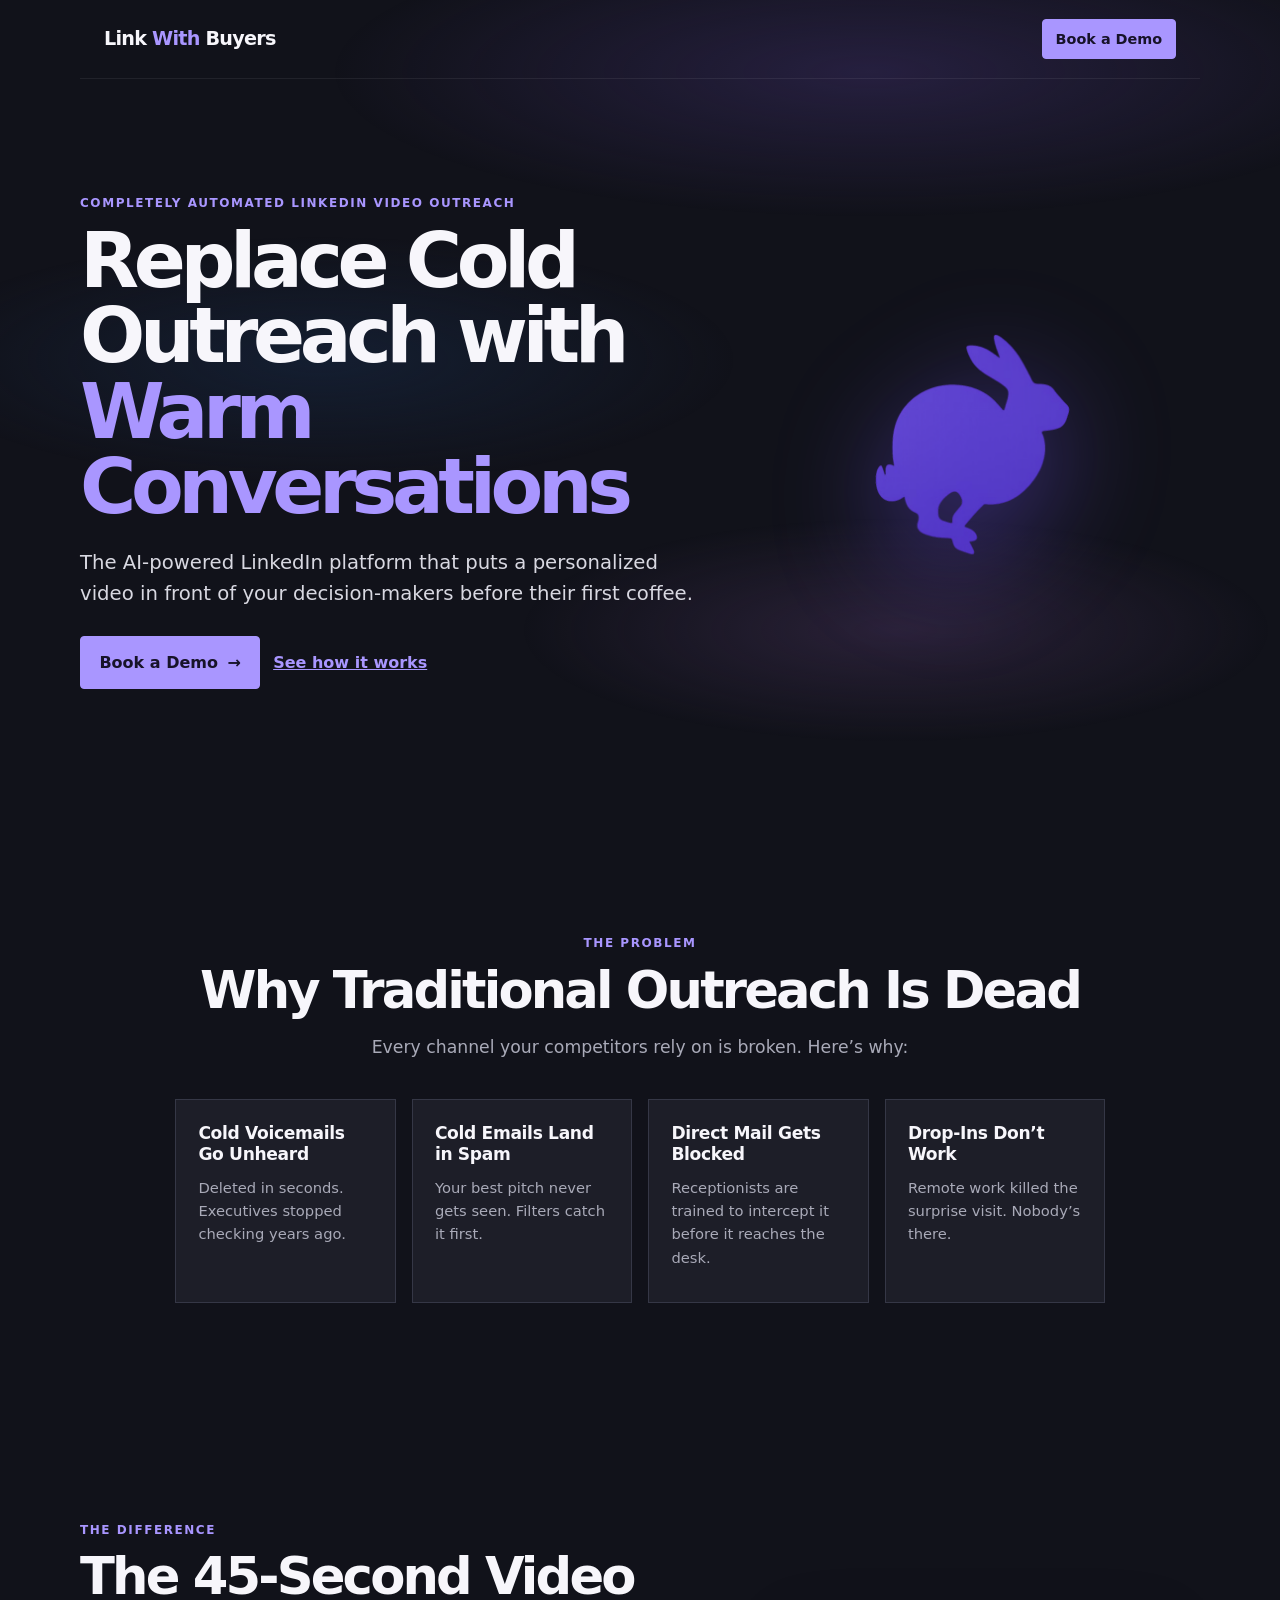
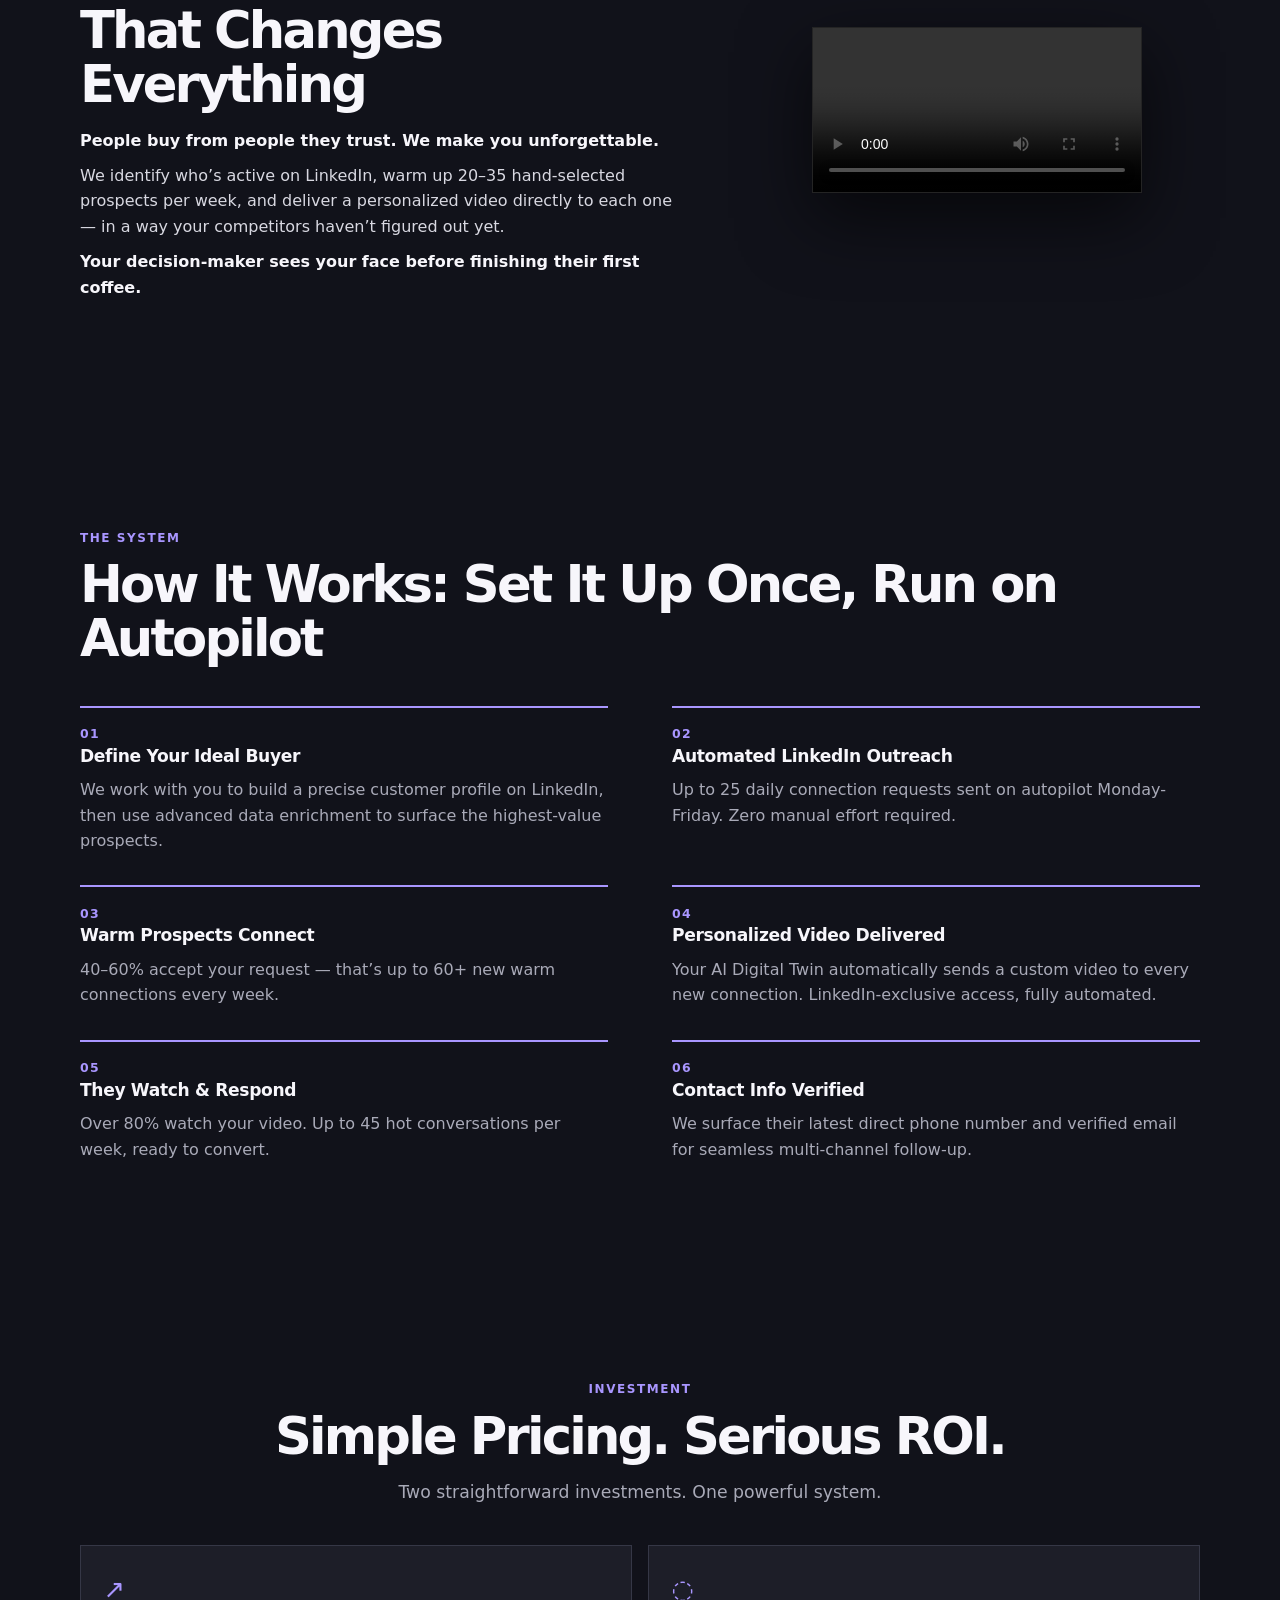
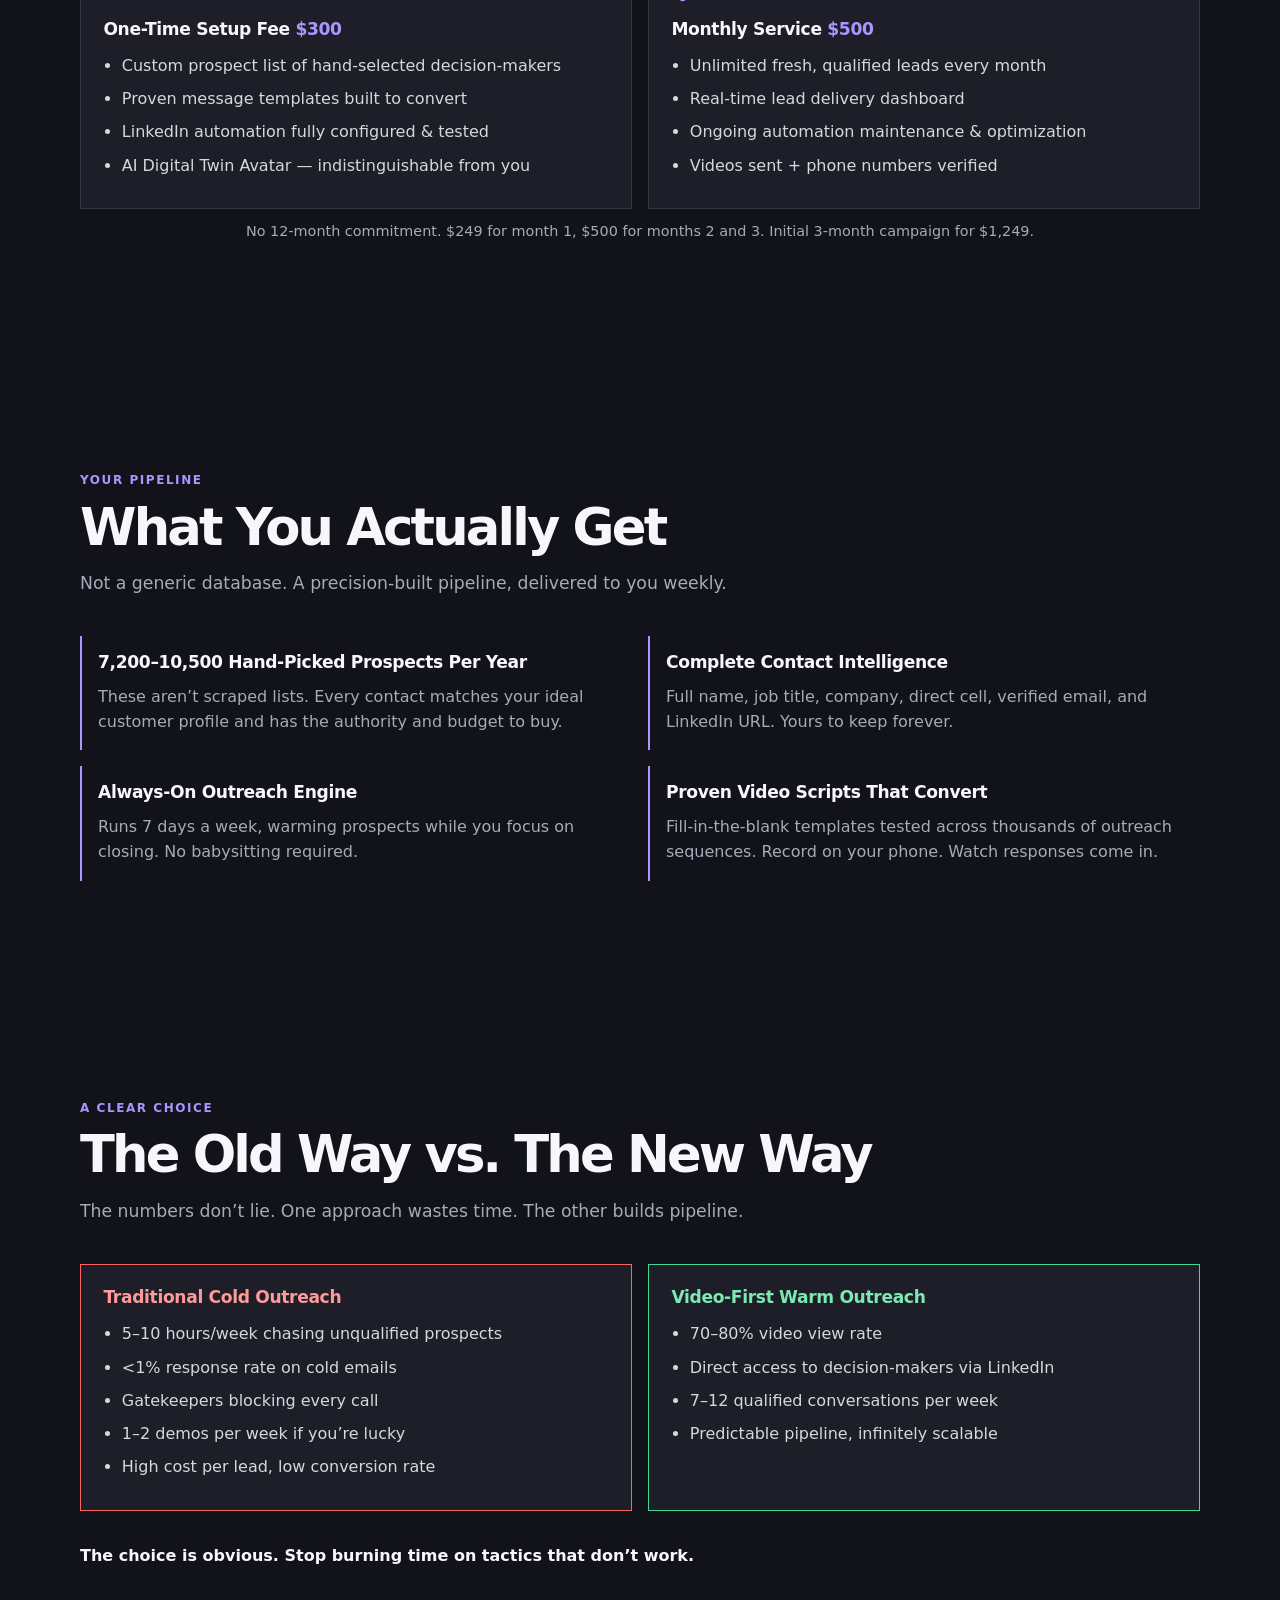
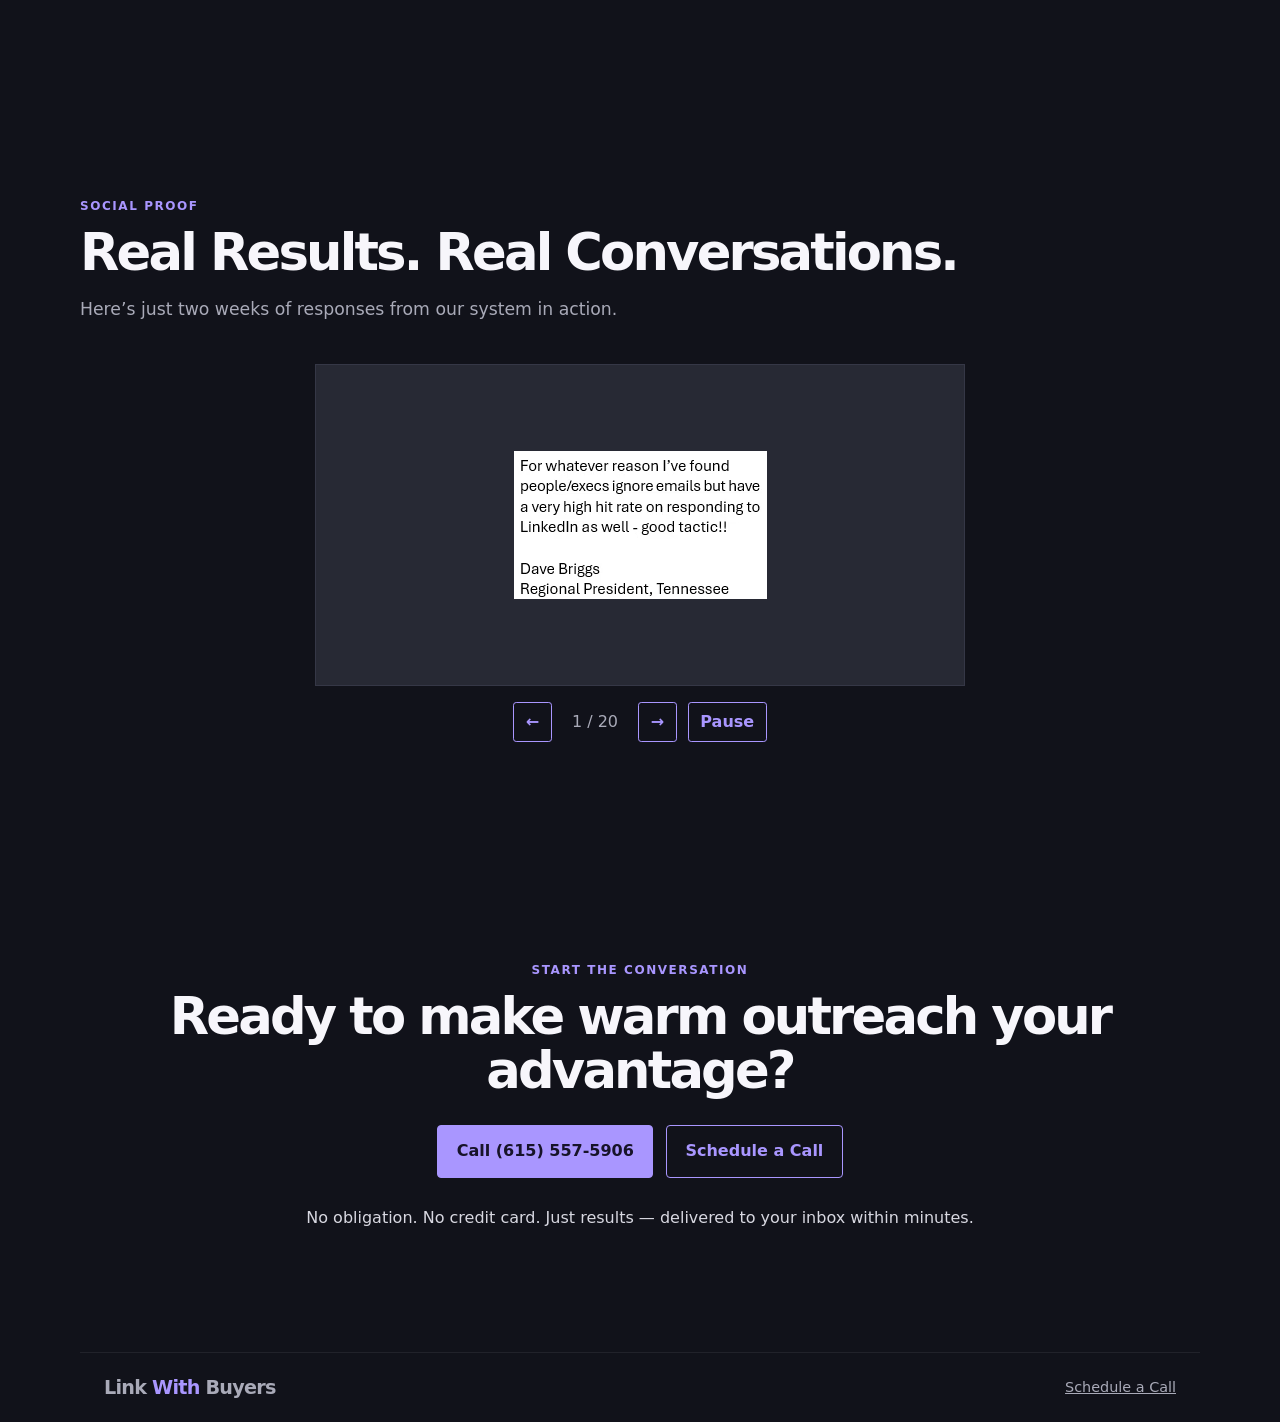
<file: index.html>
<!doctype html>
<html lang="en">
  <head>
    <meta charset="utf-8">
    <meta name="viewport" content="width=device-width, initial-scale=1">
    <meta name="description" content="Replace cold outreach with warm conversations using personalized AI video and LinkedIn outreach for decision-makers.">
    <meta name="robots" content="index, follow">
    <link rel="canonical" href="https://linkwithbuyers.com/">
    <link rel="icon" type="image/png" href="/rabbit-icon-clean.png">
    <meta property="og:type" content="website">
    <meta property="og:title" content="Replace Cold Outreach with Warm Conversations | Link With Buyers">
    <meta property="og:description" content="The AI-powered LinkedIn platform that puts a personalized video in front of your decision-makers before their first coffee.">
    <meta property="og:url" content="https://linkwithbuyers.com/">
    <meta name="twitter:card" content="summary_large_image">
    <title>Replace Cold Outreach with Warm Conversations | Link With Buyers</title>
    <link rel="stylesheet" href="assets/site.css">
    <script type="application/ld+json">
      {"@context":"https://schema.org","@type":"ProfessionalService","name":"Link With Buyers","url":"https://linkwithbuyers.com/","description":"AI-powered LinkedIn outreach with personalized video for decision-makers.","telephone":"+1-615-557-5906","sameAs":["https://www.calendly.com/pgai"]}
    </script>
  </head>
  <body>
    <a class="skip" href="#main">Skip to content</a>
    <header class="site-header"><a class="brand" href="/" aria-label="Link With Buyers home">Link <span>With</span> Buyers</a><a class="button button--small" href="schedule/">Book a Demo</a></header>
    <main id="main">
      <section class="hero section">
        <div class="hero__copy"><p class="eyebrow">Completely Automated LinkedIn Video Outreach</p><h1>Replace Cold Outreach with <em>Warm Conversations</em></h1><p class="lead">The AI-powered LinkedIn platform that puts a personalized video in front of your decision-makers before their first coffee.</p><div class="actions"><a class="button" href="schedule/">Book a Demo <span aria-hidden="true">→</span></a><a class="text-link" href="#how-it-works">See how it works</a></div></div>
        <div class="hero__mark"><img src="assets/rabbit-logo.avif" alt="Link With Buyers rabbit logo" width="800" height="533"></div>
      </section>
      <section class="section narrow center"><p class="eyebrow">The problem</p><h2>Why Traditional Outreach Is Dead</h2><p class="subhead">Every channel your competitors rely on is broken. Here’s why:</p><div class="grid grid--4 pain"><article><h3>Cold Voicemails Go Unheard</h3><p>Deleted in seconds. Executives stopped checking years ago.</p></article><article><h3>Cold Emails Land in Spam</h3><p>Your best pitch never gets seen. Filters catch it first.</p></article><article><h3>Direct Mail Gets Blocked</h3><p>Receptionists are trained to intercept it before it reaches the desk.</p></article><article><h3>Drop-Ins Don’t Work</h3><p>Remote work killed the surprise visit. Nobody’s there.</p></article></div></section>
      <section class="section split video"><div><p class="eyebrow">The difference</p><h2>The 45-Second Video That Changes Everything</h2><p class="strong">People buy from people they trust. We make you unforgettable.</p><p>We identify who’s active on LinkedIn, warm up 20–35 hand-selected prospects per week, and deliver a personalized video directly to each one — in a way your competitors haven’t figured out yet.</p><p class="strong">Your decision-maker sees your face before finishing their first coffee.</p></div><div class="video-card"><video controls preload="metadata" playsinline aria-label="Personalized AI outreach video"><source src="assets/taylor-video.mp4" type="video/mp4">Your browser does not support embedded video. <a href="assets/taylor-video.mp4">Download the video</a>.</video></div></section>
      <section class="section" id="how-it-works"><p class="eyebrow">The system</p><h2>How It Works: Set It Up Once, Run on Autopilot</h2><div class="steps"><article><b>01</b><h3>Define Your Ideal Buyer</h3><p>We work with you to build a precise customer profile on LinkedIn, then use advanced data enrichment to surface the highest-value prospects.</p></article><article><b>02</b><h3>Automated LinkedIn Outreach</h3><p>Up to 25 daily connection requests sent on autopilot Monday-Friday. Zero manual effort required.</p></article><article><b>03</b><h3>Warm Prospects Connect</h3><p>40–60% accept your request — that’s up to 60+ new warm connections every week.</p></article><article><b>04</b><h3>Personalized Video Delivered</h3><p>Your AI Digital Twin automatically sends a custom video to every new connection. LinkedIn-exclusive access, fully automated.</p></article><article><b>05</b><h3>They Watch &amp; Respond</h3><p>Over 80% watch your video. Up to 45 hot conversations per week, ready to convert.</p></article><article><b>06</b><h3>Contact Info Verified</h3><p>We surface their latest direct phone number and verified email for seamless multi-channel follow-up.</p></article></div></section>
      <section class="section pricing center"><p class="eyebrow">Investment</p><h2>Simple Pricing. Serious ROI.</h2><p class="subhead">Two straightforward investments. One powerful system.</p><div class="grid grid--2"><article class="price-card"><p class="icon" aria-hidden="true">↗</p><h3>One-Time Setup Fee <strong>$300</strong></h3><ul><li>Custom prospect list of hand-selected decision-makers</li><li>Proven message templates built to convert</li><li>LinkedIn automation fully configured &amp; tested</li><li>AI Digital Twin Avatar — indistinguishable from you</li></ul></article><article class="price-card"><p class="icon" aria-hidden="true">◌</p><h3>Monthly Service <strong>$500</strong></h3><ul><li>Unlimited fresh, qualified leads every month</li><li>Real-time lead delivery dashboard</li><li>Ongoing automation maintenance &amp; optimization</li><li>Videos sent + phone numbers verified</li></ul></article></div><p class="price-note">No 12-month commitment. $249 for month 1, $500 for months 2 and 3. Initial 3-month campaign for $1,249.</p></section>
      <section class="section"><p class="eyebrow">Your pipeline</p><h2>What You Actually Get</h2><p class="subhead">Not a generic database. A precision-built pipeline, delivered to you weekly.</p><div class="grid grid--2 benefits"><article><h3>7,200–10,500 Hand-Picked Prospects Per Year</h3><p>These aren’t scraped lists. Every contact matches your ideal customer profile and has the authority and budget to buy.</p></article><article><h3>Complete Contact Intelligence</h3><p>Full name, job title, company, direct cell, verified email, and LinkedIn URL. Yours to keep forever.</p></article><article><h3>Always-On Outreach Engine</h3><p>Runs 7 days a week, warming prospects while you focus on closing. No babysitting required.</p></article><article><h3>Proven Video Scripts That Convert</h3><p>Fill-in-the-blank templates tested across thousands of outreach sequences. Record on your phone. Watch responses come in.</p></article></div></section>
      <section class="section compare"><p class="eyebrow">A clear choice</p><h2>The Old Way vs. The New Way</h2><p class="subhead">The numbers don’t lie. One approach wastes time. The other builds pipeline.</p><div class="grid grid--2"><article class="contrast contrast--old"><h3>Traditional Cold Outreach</h3><ul><li>5–10 hours/week chasing unqualified prospects</li><li>&lt;1% response rate on cold emails</li><li>Gatekeepers blocking every call</li><li>1–2 demos per week if you’re lucky</li><li>High cost per lead, low conversion rate</li></ul></article><article class="contrast contrast--new"><h3>Video-First Warm Outreach</h3><ul><li>70–80% video view rate</li><li>Direct access to decision-makers via LinkedIn</li><li>7–12 qualified conversations per week</li><li>Predictable pipeline, infinitely scalable</li></ul></article></div><p class="strong">The choice is obvious. Stop burning time on tactics that don’t work.</p></section>
      <section class="section results"><p class="eyebrow">Social proof</p><h2>Real Results. Real Conversations.</h2><p class="subhead">Here’s just two weeks of responses from our system in action.</p><div class="response-carousel" aria-roledescription="carousel" aria-label="Client response screenshots"><div class="response-carousel__viewport"><div class="response-carousel__track"><figure class="response-carousel__slide"><img src="assets/proof-it-works.avif" alt="Client response screenshot 1" loading="lazy"></figure><figure class="response-carousel__slide"><img src="assets/connection-screenshots.avif" alt="Client response screenshot 2" loading="lazy"></figure><figure class="response-carousel__slide"><img src="assets/1a0f06217eb14f57.png" alt="Client response screenshot 3" loading="lazy"></figure><figure class="response-carousel__slide"><img src="assets/955a1dc5d6543558.png" alt="Client response screenshot 4" loading="lazy"></figure><figure class="response-carousel__slide"><img src="assets/a1a420d4a9cebeb1.png" alt="Client response screenshot 5" loading="lazy"></figure><figure class="response-carousel__slide"><img src="assets/07c30129d2dd0dd6.png" alt="Client response screenshot 6" loading="lazy"></figure><figure class="response-carousel__slide"><img src="assets/810fffc3b4026271.png" alt="Client response screenshot 7" loading="lazy"></figure><figure class="response-carousel__slide"><img src="assets/5a7f3e86d273fe44.png" alt="Client response screenshot 8" loading="lazy"></figure><figure class="response-carousel__slide"><img src="assets/bc79d9c326d471d1.png" alt="Client response screenshot 9" loading="lazy"></figure><figure class="response-carousel__slide"><img src="assets/7ea56dd6016d9fbf.png" alt="Client response screenshot 10" loading="lazy"></figure><figure class="response-carousel__slide"><img src="assets/1a5ea5e589cb991e.png" alt="Client response screenshot 11" loading="lazy"></figure><figure class="response-carousel__slide"><img src="assets/9b7b50607f18e3df.png" alt="Client response screenshot 12" loading="lazy"></figure><figure class="response-carousel__slide"><img src="assets/721ea9c04edd2140.png" alt="Client response screenshot 13" loading="lazy"></figure><figure class="response-carousel__slide"><img src="assets/88564d616600a313.png" alt="Client response screenshot 14" loading="lazy"></figure><figure class="response-carousel__slide"><img src="assets/0dce0a59f16ccec4.png" alt="Client response screenshot 15" loading="lazy"></figure><figure class="response-carousel__slide"><img src="assets/94fa74b1aec6f661.png" alt="Client response screenshot 16" loading="lazy"></figure><figure class="response-carousel__slide"><img src="assets/6d01dfe96ab1ae8a.png" alt="Client response screenshot 17" loading="lazy"></figure><figure class="response-carousel__slide"><img src="assets/5c2412ec2dfed084.png" alt="Client response screenshot 18" loading="lazy"></figure><figure class="response-carousel__slide"><img src="assets/076d94f3266057e1.png" alt="Client response screenshot 19" loading="lazy"></figure><figure class="response-carousel__slide"><img src="assets/55056126e2ad293e.png" alt="Client response screenshot 20" loading="lazy"></figure></div></div><div class="response-carousel__controls"><button type="button" data-carousel-prev aria-label="Previous response">←</button><p aria-live="polite"><span data-carousel-current>1</span> / <span data-carousel-total>20</span></p><button type="button" data-carousel-next aria-label="Next response">→</button><button type="button" data-carousel-toggle aria-pressed="false">Pause</button></div></div></section>
      <section class="section cta center"><p class="eyebrow">Start the conversation</p><h2>Ready to make warm outreach your advantage?</h2><div class="actions"><a class="button" href="tel:+16155575906">Call (615) 557-5906</a><a class="button button--ghost" href="schedule/">Schedule a Call</a></div><p>No obligation. No credit card. Just results — delivered to your inbox within minutes.</p></section>
    </main>
    <footer><a class="brand" href="/">Link <span>With</span> Buyers</a><a href="schedule/">Schedule a Call</a></footer>
    <script src="assets/carousel.js"></script>
  </body>
</html>
</file>
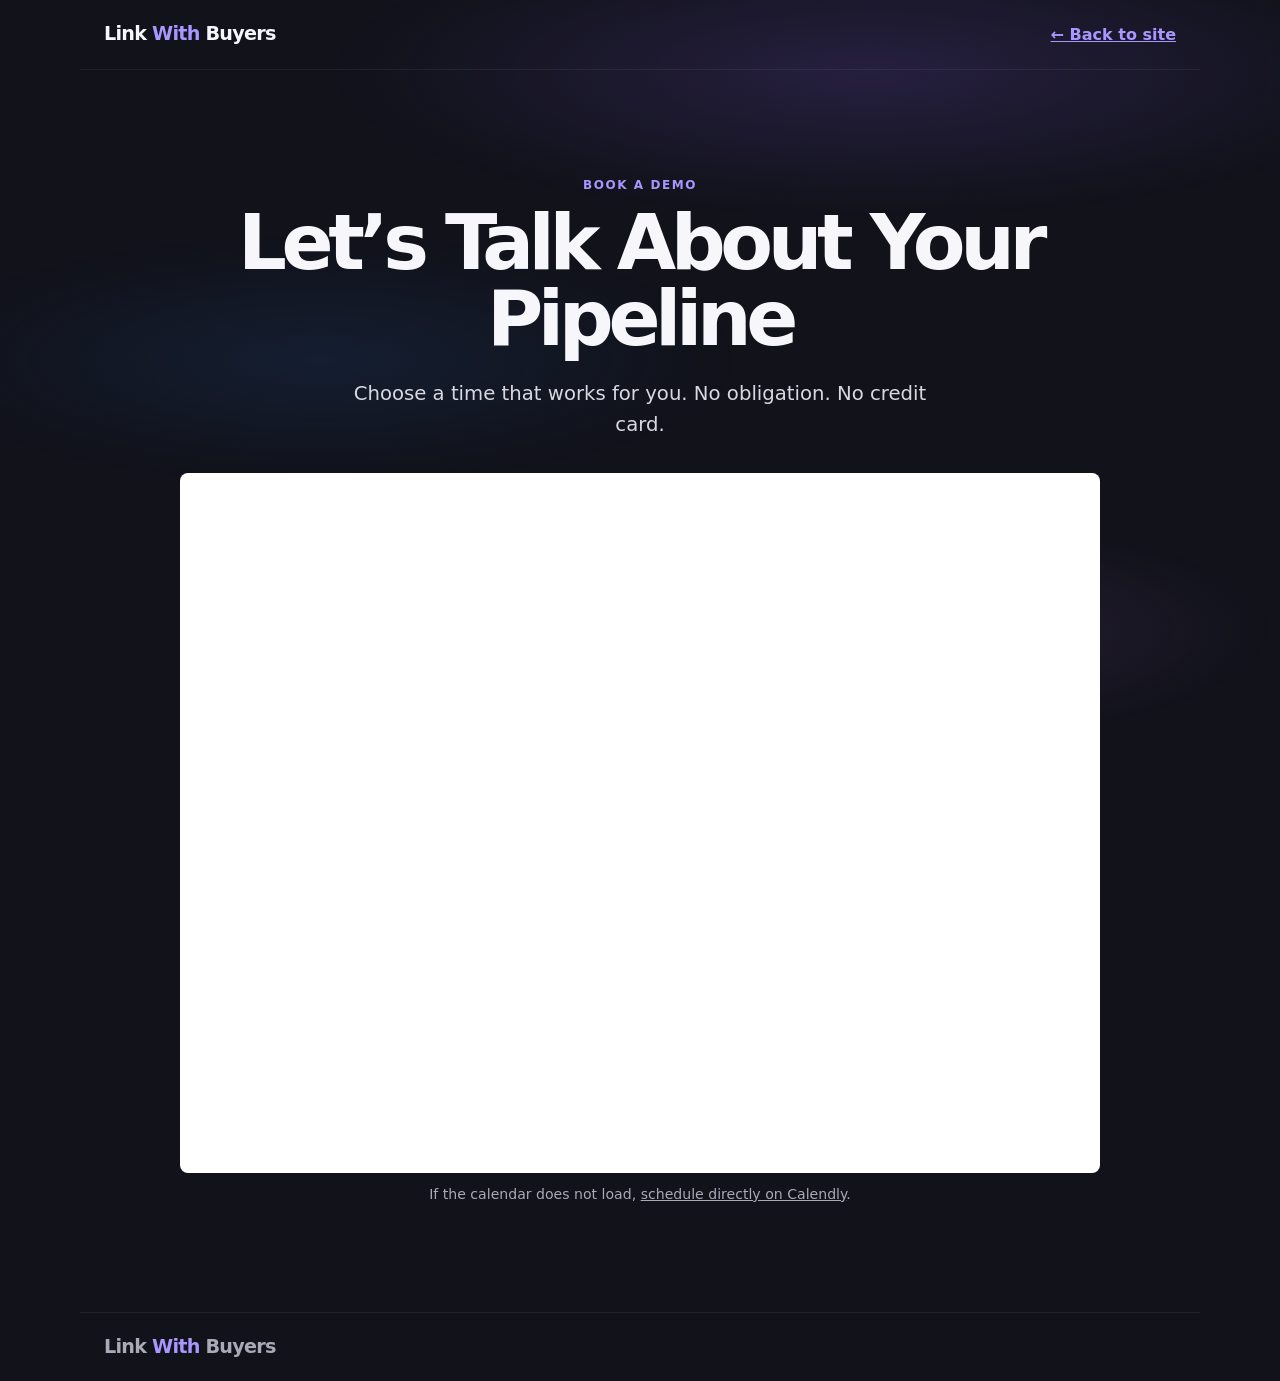
<file: schedule/index.html>
<!doctype html><html lang="en"><head><meta charset="utf-8"><meta name="viewport" content="width=device-width, initial-scale=1"><meta name="description" content="Schedule a call with Link With Buyers."><meta name="robots" content="index, follow"><link rel="canonical" href="https://linkwithbuyers.com/schedule/"><title>Schedule a Call | Link With Buyers</title><link rel="stylesheet" href="../assets/site.css"></head><body><a class="skip" href="#main">Skip to content</a><header class="site-header"><a class="brand" href="../">Link <span>With</span> Buyers</a><a class="text-link" href="../">← Back to site</a></header><main id="main"><section class="schedule-page center"><p class="eyebrow">Book a demo</p><h1>Let’s Talk About Your Pipeline</h1><p class="lead">Choose a time that works for you. No obligation. No credit card.</p><div class="calendly-inline-widget" data-url="https://calendly.com/pgai" style="min-width:320px;height:700px"></div><p class="calendly-fallback">If the calendar does not load, <a href="https://calendly.com/pgai" target="_blank" rel="noopener">schedule directly on Calendly</a>.</p></section></main><footer><a class="brand" href="../">Link <span>With</span> Buyers</a></footer><script async src="https://assets.calendly.com/assets/external/widget.js"></script></body></html>
</file>
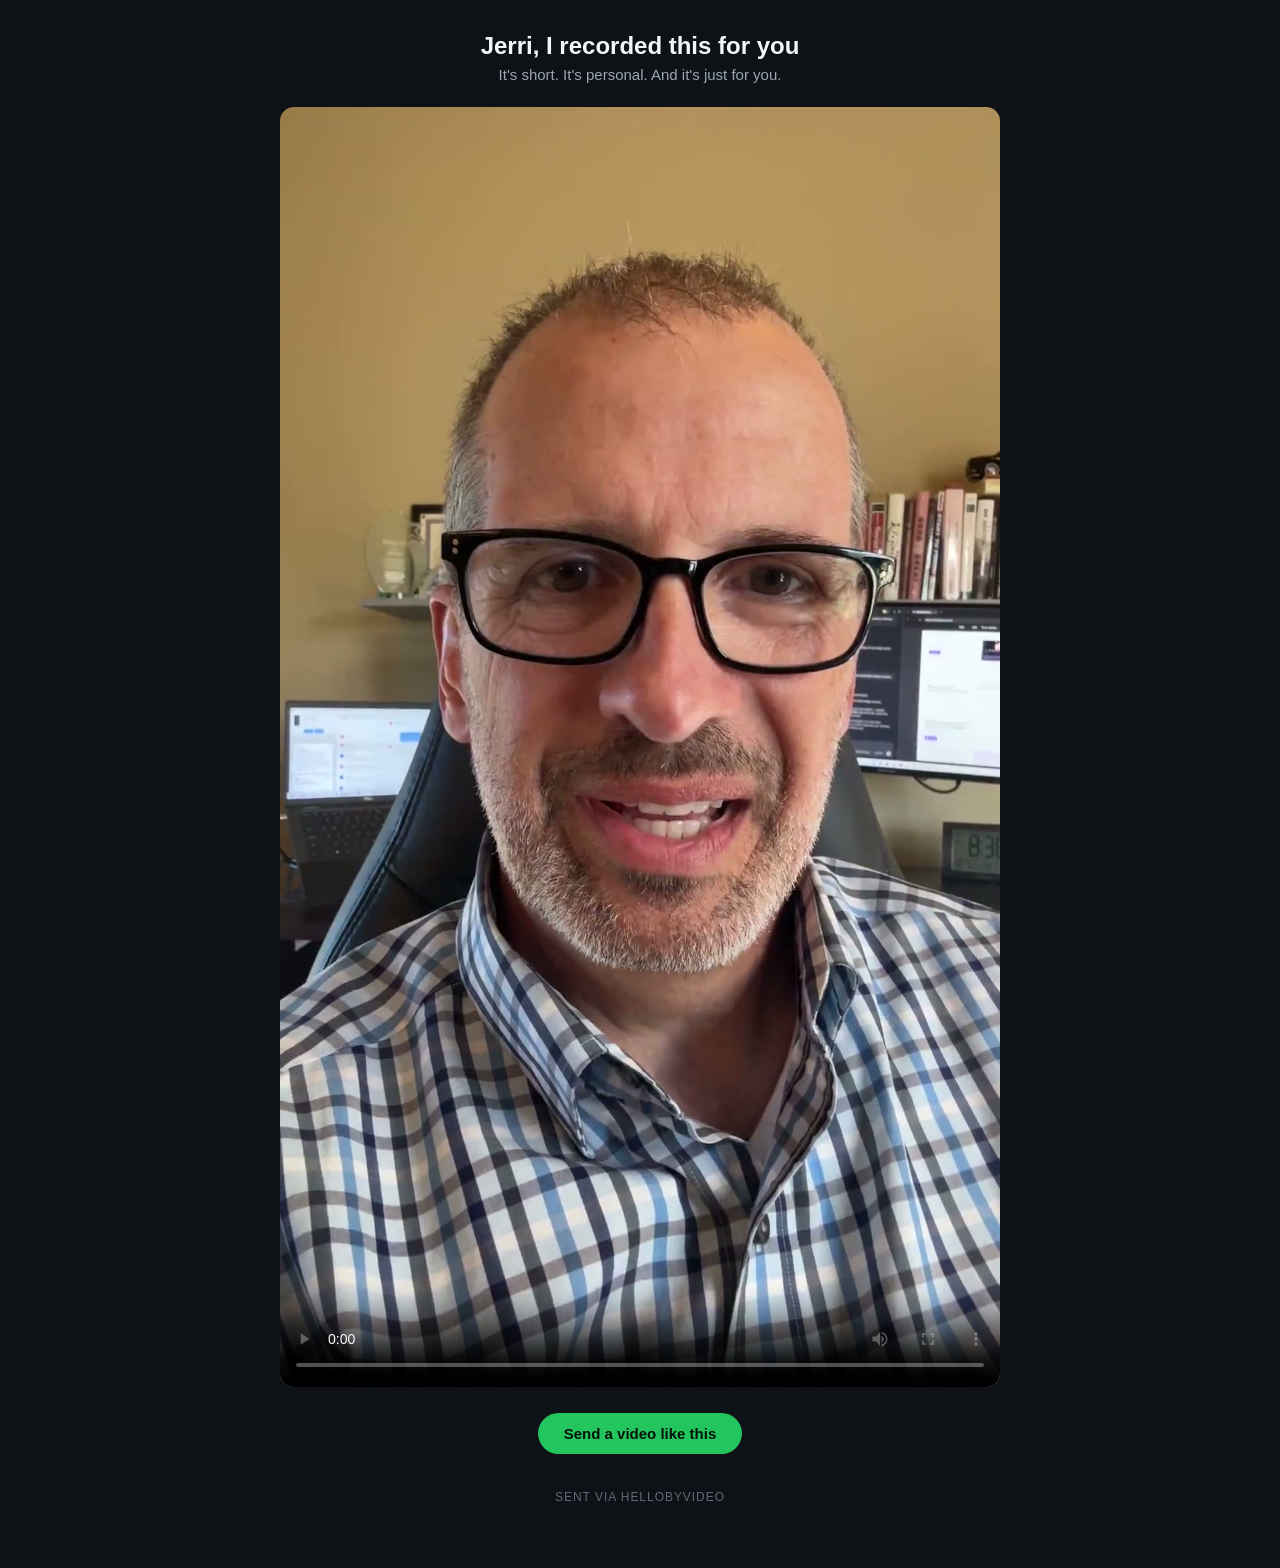
<file: v/9d55a2bb/index.html>
<!DOCTYPE html>
<html lang="en">
<head>
<meta charset="utf-8">
<meta name="viewport" content="width=device-width, initial-scale=1">
<meta name="robots" content="noindex">
<title>Jerri, I recorded this for you</title>
<meta property="og:title" content="Jerri, I recorded this for you">
<meta property="og:description" content="A quick video, just for you.">
<meta property="og:image" content="https://linkwithbuyers.com/v/9d55a2bb/poster.jpg">
<meta property="og:video" content="https://linkwithbuyers.com/v/9d55a2bb/Jerri.mp4">
<meta property="og:video:secure_url" content="https://linkwithbuyers.com/v/9d55a2bb/Jerri.mp4">
<meta property="og:video:type" content="video/mp4">
<style>
  body { margin:0; font-family:-apple-system,"Segoe UI",Arial,sans-serif; background:#0e1116; color:#f4f6f8; }
  .wrap { max-width:720px; margin:0 auto; padding:32px 20px 64px; text-align:center; }
  h1 { font-size:24px; margin:0 0 6px; }
  p.sub { color:#9aa7b4; margin:0 0 24px; font-size:15px; }
  video { width:100%; border-radius:14px; background:#000; }
  .cta { display:inline-block; margin-top:22px; padding:12px 26px; border-radius:999px;
         background:#22c55e; color:#06120a; font-weight:700; text-decoration:none; font-size:15px; }
  .brand { margin-top:36px; font-size:12px; color:#5c6b7a; letter-spacing:.08em; text-transform:uppercase; }
</style>
</head>
<body>
<div class="wrap">
  <h1>Jerri, I recorded this for you</h1>
  <p class="sub">It's short. It's personal. And it's just for you.</p>
  <video controls playsinline preload="metadata" poster="./poster.jpg" src="./Jerri.mp4"></video>
  <a class="cta" href="https://hellobyvideo.com">Send a video like this</a>
  <div class="brand">sent via HelloByVideo</div>
</div>
</body>
</html>
</file>
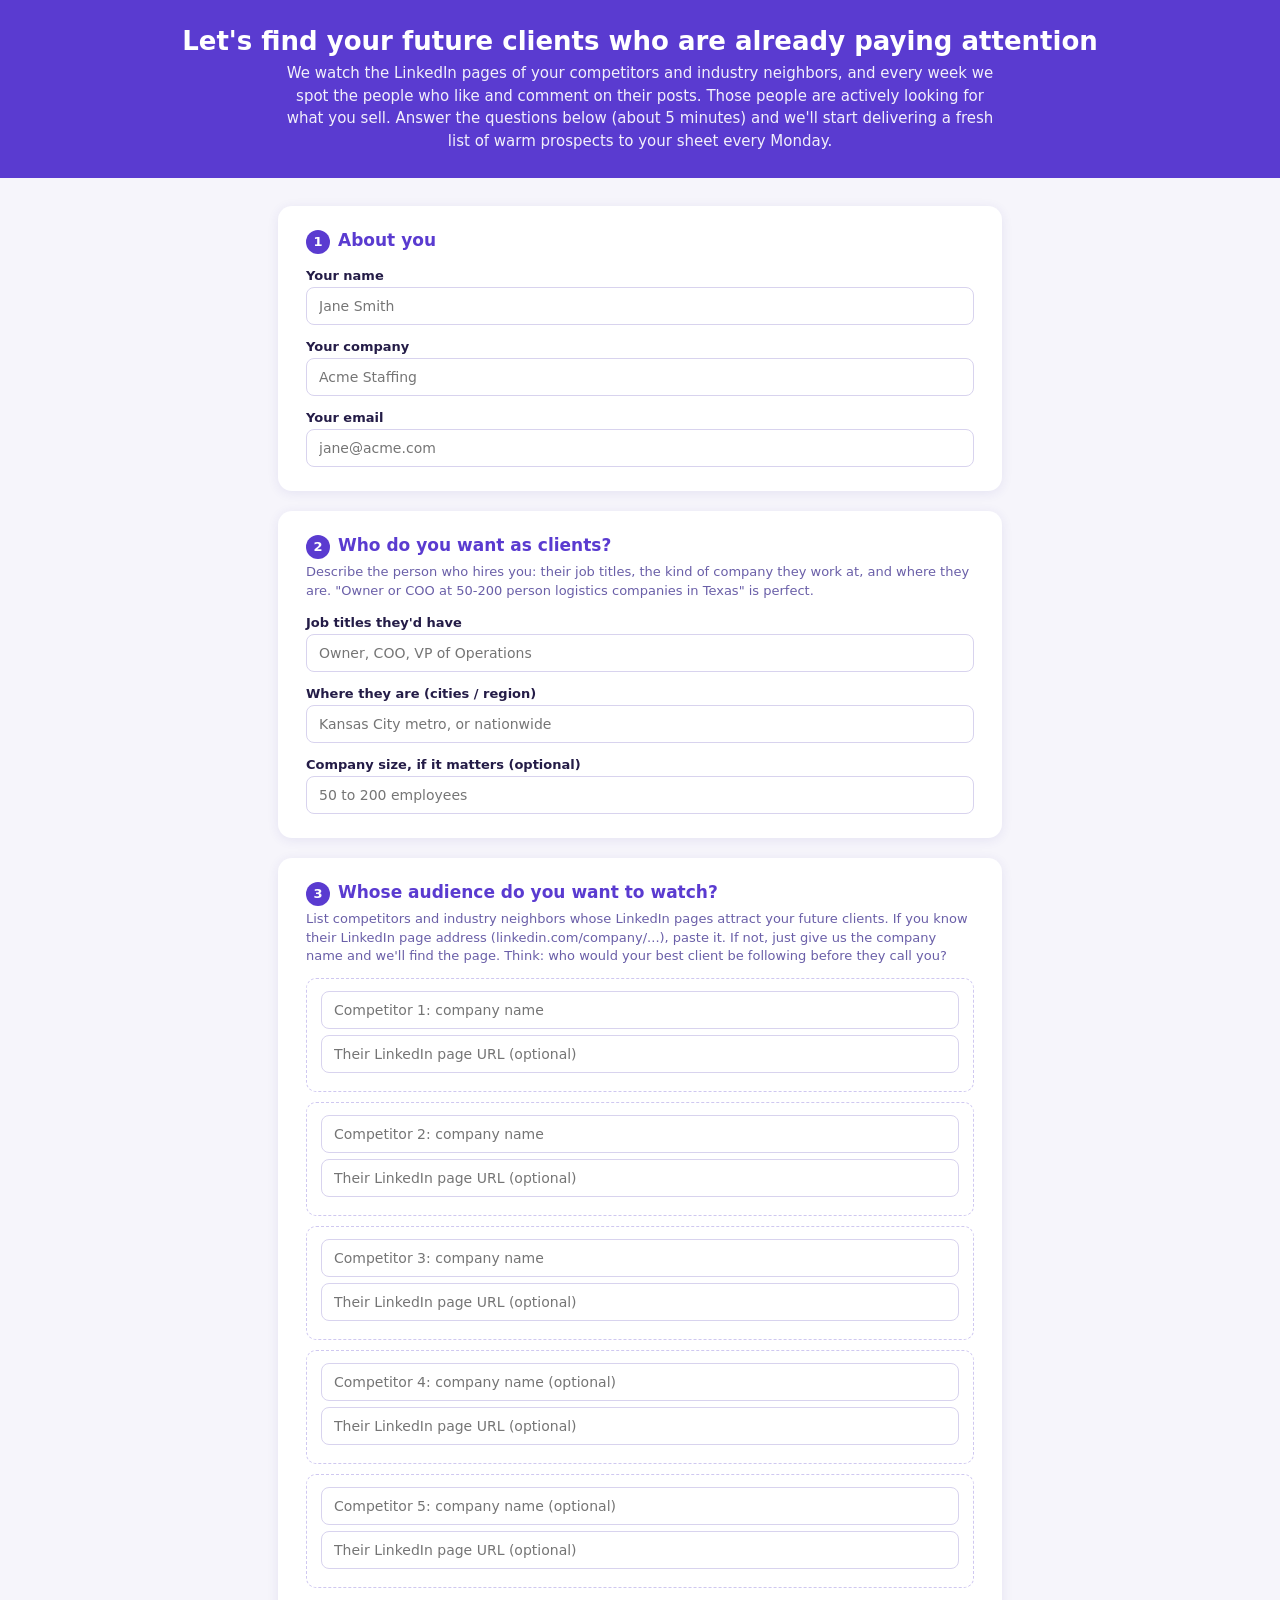
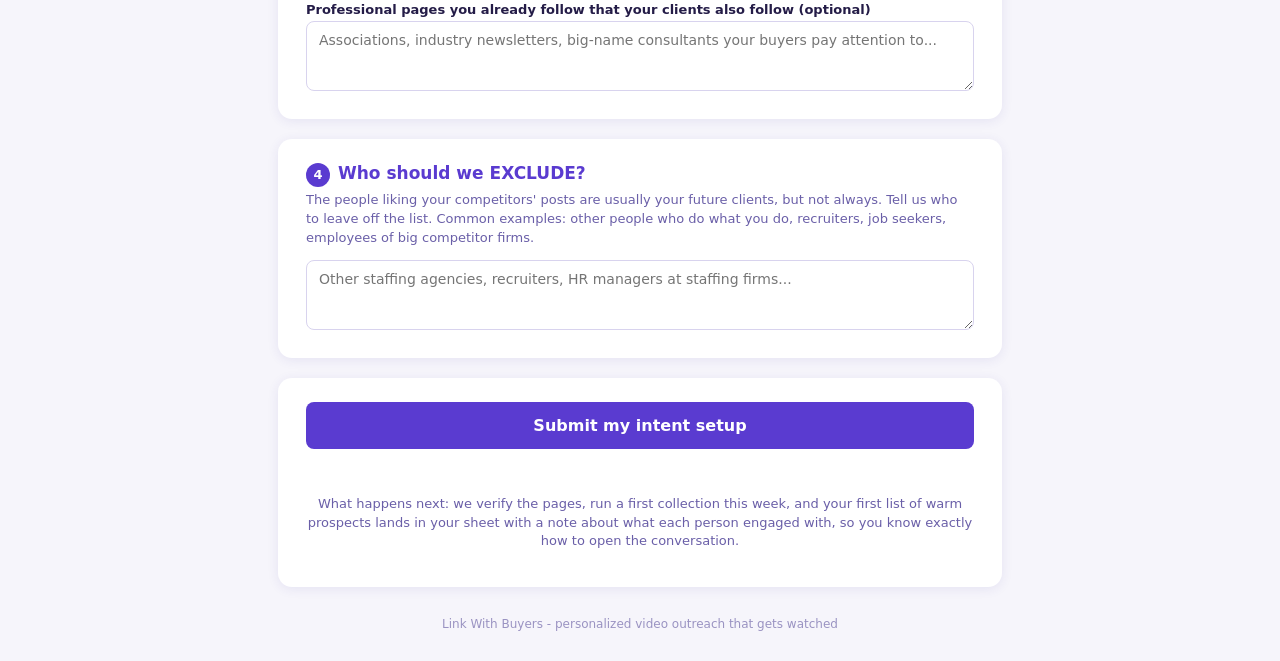
<file: intent-setup.html>
<!DOCTYPE html>
<html lang="en">
<head>
<meta charset="utf-8">
<meta name="viewport" content="width=device-width, initial-scale=1">
<title>Link With Buyers - Intent Setup</title>
<style>
  :root { --purple: #5a3bd0; }
  * { box-sizing: border-box; font-family: "Segoe UI", system-ui, sans-serif; }
  body { margin: 0; background: #f6f5fb; color: #241c47; }
  header { background: var(--purple); color: #fff; padding: 26px 20px; text-align: center; }
  header h1 { margin: 0 0 6px; font-size: 26px; }
  header p { margin: 0 auto; max-width: 720px; opacity: .92; font-size: 15px; line-height: 1.5; }
  main { max-width: 760px; margin: 28px auto 80px; padding: 0 18px; }
  .card { background: #fff; border-radius: 14px; padding: 24px 28px; box-shadow: 0 2px 12px rgba(60,40,150,.09); margin-bottom: 20px; }
  h2 { font-size: 17px; margin: 0 0 4px; color: var(--purple); }
  .hint { font-size: 13px; color: #6a5fa8; margin: 2px 0 12px; line-height: 1.45; }
  label { display: block; font-size: 13px; font-weight: 600; margin: 14px 0 4px; }
  input[type=text], input[type=email], textarea { width: 100%; border: 1px solid #d8d3ee; border-radius: 8px; padding: 10px 12px; font-size: 14px; }
  textarea { min-height: 70px; }
  input:focus, textarea:focus { outline: 2px solid #c9c0f2; border-color: var(--purple); }
  .competitor { border: 1px dashed #cfc8f0; border-radius: 10px; padding: 12px 14px; margin-top: 10px; }
  .competitor input { margin-bottom: 6px; }
  button { background: var(--purple); color: #fff; border: 0; border-radius: 8px; padding: 14px 26px; font-size: 16px; font-weight: 600; cursor: pointer; width: 100%; }
  button:disabled { opacity: .6; cursor: wait; }
  button.ghost { background: #ece8fb; color: var(--purple); width: auto; padding: 10px 16px; font-size: 13px; font-weight: 600; }
  .status { margin-top: 12px; font-size: 14px; min-height: 20px; text-align: center; }
  .ok { color: #1a7a4a; font-weight: 600; }
  .err { color: #b3261e; }
  .spinner { display: inline-block; width: 14px; height: 14px; border: 2px solid #c9c0f2; border-top-color: var(--purple); border-radius: 50%; animation: spin .8s linear infinite; vertical-align: -2px; margin-right: 6px; }
  @keyframes spin { to { transform: rotate(360deg); } }
  .badge-step { display: inline-block; background: var(--purple); color: #fff; border-radius: 50%; width: 24px; height: 24px; text-align: center; line-height: 24px; font-size: 13px; font-weight: 700; margin-right: 8px; }
  footer { text-align: center; color: #9a93c2; font-size: 12px; margin-top: -50px; padding-bottom: 30px; }
</style>
</head>
<body>
<header>
  <h1>Let's find your future clients who are already paying attention</h1>
  <p>We watch the LinkedIn pages of your competitors and industry neighbors, and every week we spot the people who like and comment on their posts. Those people are actively looking for what you sell. Answer the questions below (about 5 minutes) and we'll start delivering a fresh list of warm prospects to your sheet every Monday.</p>
</header>
<main>
<form id="f">
  <div class="card">
    <h2><span class="badge-step">1</span>About you</h2>
    <label>Your name</label>
    <input type="text" id="name" required placeholder="Jane Smith">
    <label>Your company</label>
    <input type="text" id="company" required placeholder="Acme Staffing">
    <label>Your email</label>
    <input type="email" id="email" required placeholder="jane@acme.com">
  </div>

  <div class="card">
    <h2><span class="badge-step">2</span>Who do you want as clients?</h2>
    <p class="hint">Describe the person who hires you: their job titles, the kind of company they work at, and where they are. "Owner or COO at 50-200 person logistics companies in Texas" is perfect.</p>
    <label>Job titles they'd have</label>
    <input type="text" id="titles" required placeholder="Owner, COO, VP of Operations">
    <label>Where they are (cities / region)</label>
    <input type="text" id="locations" required placeholder="Kansas City metro, or nationwide">
    <label>Company size, if it matters (optional)</label>
    <input type="text" id="size" placeholder="50 to 200 employees">
  </div>

  <div class="card">
    <h2><span class="badge-step">3</span>Whose audience do you want to watch?</h2>
    <p class="hint">List competitors and industry neighbors whose LinkedIn pages attract your future clients. If you know their LinkedIn page address (linkedin.com/company/...), paste it. If not, just give us the company name and we'll find the page. Think: who would your best client be following before they call you?</p>
    <div class="competitor"><input type="text" id="c1" required placeholder="Competitor 1: company name"><input type="text" id="c1url" placeholder="Their LinkedIn page URL (optional)"></div>
    <div class="competitor"><input type="text" id="c2" placeholder="Competitor 2: company name"><input type="text" id="c2url" placeholder="Their LinkedIn page URL (optional)"></div>
    <div class="competitor"><input type="text" id="c3" placeholder="Competitor 3: company name"><input type="text" id="c3url" placeholder="Their LinkedIn page URL (optional)"></div>
    <div class="competitor"><input type="text" id="c4" placeholder="Competitor 4: company name (optional)"><input type="text" id="c4url" placeholder="Their LinkedIn page URL (optional)"></div>
    <div class="competitor"><input type="text" id="c5" placeholder="Competitor 5: company name (optional)"><input type="text" id="c5url" placeholder="Their LinkedIn page URL (optional)"></div>
    <label>Professional pages you already follow that your clients also follow (optional)</label>
    <textarea id="other" placeholder="Associations, industry newsletters, big-name consultants your buyers pay attention to..."></textarea>
  </div>

  <div class="card">
    <h2><span class="badge-step">4</span>Who should we EXCLUDE?</h2>
    <p class="hint">The people liking your competitors' posts are usually your future clients, but not always. Tell us who to leave off the list. Common examples: other people who do what you do, recruiters, job seekers, employees of big competitor firms.</p>
    <textarea id="exclude" placeholder="Other staffing agencies, recruiters, HR managers at staffing firms..."></textarea>
  </div>

  <div class="card" style="text-align:center">
    <button type="submit" id="submit">Submit my intent setup</button>
    <div class="status" id="status"></div>
    <p class="hint" style="margin-top:14px">What happens next: we verify the pages, run a first collection this week, and your first list of warm prospects lands in your sheet with a note about what each person engaged with, so you know exactly how to open the conversation.</p>
  </div>
</form>
</main>
<footer>Link With Buyers - personalized video outreach that gets watched</footer>
<script>
const WEBHOOK = 'https://linkwithbuyers.app.n8n.cloud/webhook/intent-setup';
const CLIENT_KEY = new URLSearchParams(location.search).get('key') || '';
const f = document.getElementById('f');
f.addEventListener('submit', async (e) => {
  e.preventDefault();
  const status = document.getElementById('status');
  const btn = document.getElementById('submit');
  const val = id => document.getElementById(id).value.trim();
  const competitors = [];
  for (let i = 1; i <= 5; i++) {
    const n = val('c' + i); if (!n) continue;
    competitors.push({ name: n, url: val('c' + i + 'url') });
  }
  const body = {
    name: val('name'), company: val('company'), email: val('email'),
    titles: val('titles'), locations: val('locations'), size: val('size'),
    competitors, otherPages: val('other'), exclude: val('exclude'),
    key: CLIENT_KEY,
    submittedAt: new Date().toISOString()
  };
  btn.disabled = true;
  status.innerHTML = '<span class="spinner"></span>Sending...';
  try {
    const res = await fetch(WEBHOOK, { method: 'POST', headers: { 'Content-Type': 'application/json' }, body: JSON.stringify(body) });
    if (!res.ok) throw new Error('HTTP ' + res.status);
    if (CLIENT_KEY) fetch('https://connect.linkwithbuyers.com/intent-done?key=' + encodeURIComponent(CLIENT_KEY), { method: 'POST', mode: 'no-cors' }).catch(() => {});
    status.className = 'status ok';
    status.textContent = 'Got it! We\'re on it. Watch your sheet for the first list of warm prospects.';
    btn.textContent = 'Submitted';
  } catch (err) {
    status.className = 'status err';
    status.innerHTML = 'Something went wrong. Email your answers to us instead, or call David.';
    btn.disabled = false;
  }
});
</script>
</body>
</html>
</file>
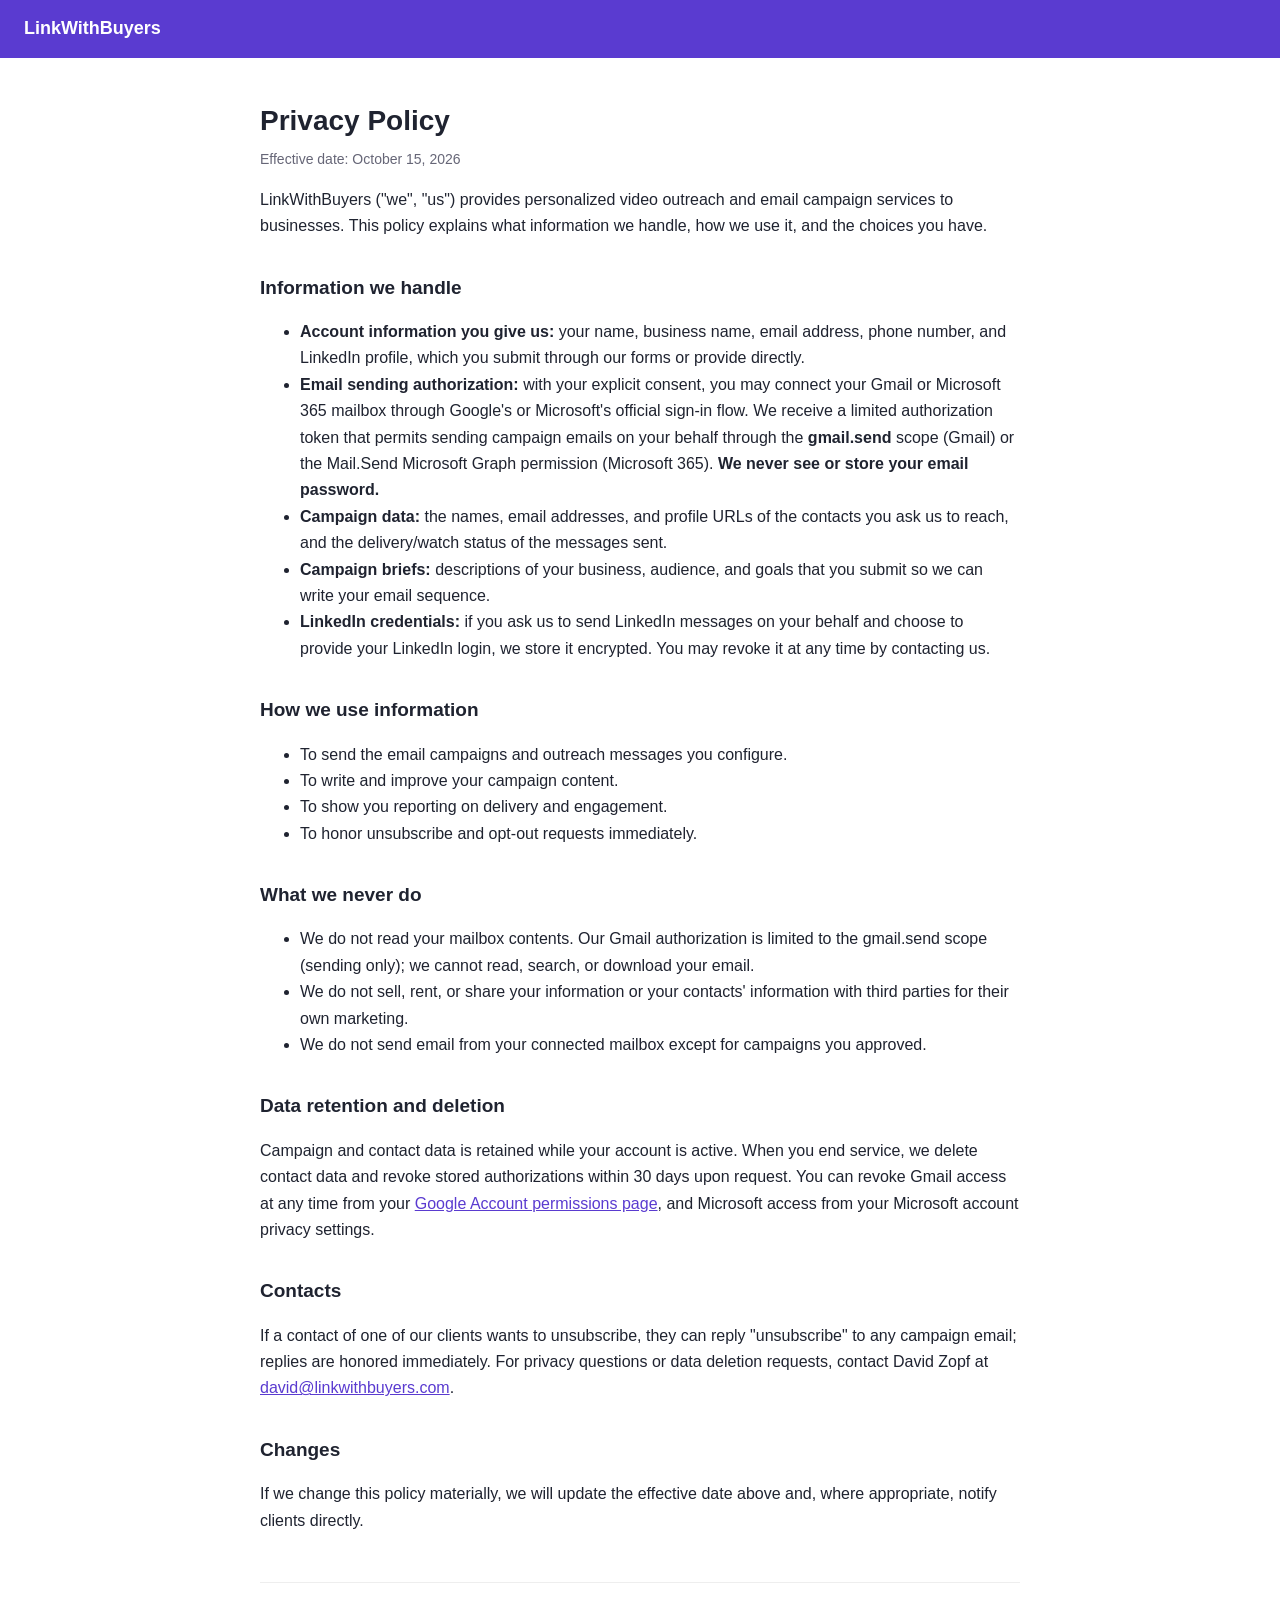
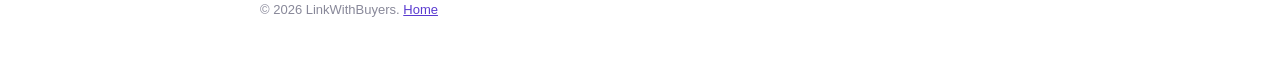
<file: privacy.html>
<!doctype html>
<html lang="en">
<head>
<meta charset="utf-8">
<meta name="viewport" content="width=device-width,initial-scale=1">
<title>Privacy Policy | LinkWithBuyers</title>
<style>
body{font-family:Segoe UI,Arial,sans-serif;margin:0;background:#fff;color:#1f2330;line-height:1.65}
header{background:#5a3bd0;color:#fff;padding:14px 24px;font-weight:700;font-size:18px}
main{max-width:760px;margin:0 auto;padding:32px 24px 64px}
h1{font-size:28px;margin:8px 0 4px}
h2{font-size:19px;margin-top:32px}
.sub{color:#667;font-size:14px;margin-top:0}
a{color:#5a3bd0}
footer{border-top:1px solid #eee;margin-top:48px;padding-top:16px;font-size:13px;color:#889}
</style>
</head>
<body>
<header>LinkWithBuyers</header>
<main>
<h1>Privacy Policy</h1>
<p class="sub">Effective date: October 15, 2026</p>

<p>LinkWithBuyers ("we", "us") provides personalized video outreach and email campaign services to businesses. This policy explains what information we handle, how we use it, and the choices you have.</p>

<h2>Information we handle</h2>
<ul>
<li><b>Account information you give us:</b> your name, business name, email address, phone number, and LinkedIn profile, which you submit through our forms or provide directly.</li>
<li><b>Email sending authorization:</b> with your explicit consent, you may connect your Gmail or Microsoft 365 mailbox through Google's or Microsoft's official sign-in flow. We receive a limited authorization token that permits sending campaign emails on your behalf through the <b>gmail.send</b> scope (Gmail) or the Mail.Send Microsoft Graph permission (Microsoft 365). <b>We never see or store your email password.</b></li>
<li><b>Campaign data:</b> the names, email addresses, and profile URLs of the contacts you ask us to reach, and the delivery/watch status of the messages sent.</li>
<li><b>Campaign briefs:</b> descriptions of your business, audience, and goals that you submit so we can write your email sequence.</li>
<li><b>LinkedIn credentials:</b> if you ask us to send LinkedIn messages on your behalf and choose to provide your LinkedIn login, we store it encrypted. You may revoke it at any time by contacting us.</li>
</ul>

<h2>How we use information</h2>
<ul>
<li>To send the email campaigns and outreach messages you configure.</li>
<li>To write and improve your campaign content.</li>
<li>To show you reporting on delivery and engagement.</li>
<li>To honor unsubscribe and opt-out requests immediately.</li>
</ul>

<h2>What we never do</h2>
<ul>
<li>We do not read your mailbox contents. Our Gmail authorization is limited to the gmail.send scope (sending only); we cannot read, search, or download your email.</li>
<li>We do not sell, rent, or share your information or your contacts' information with third parties for their own marketing.</li>
<li>We do not send email from your connected mailbox except for campaigns you approved.</li>
</ul>

<h2>Data retention and deletion</h2>
<p>Campaign and contact data is retained while your account is active. When you end service, we delete contact data and revoke stored authorizations within 30 days upon request. You can revoke Gmail access at any time from your <a href="https://myaccount.google.com/permissions">Google Account permissions page</a>, and Microsoft access from your Microsoft account privacy settings.</p>

<h2>Contacts</h2>
<p>If a contact of one of our clients wants to unsubscribe, they can reply "unsubscribe" to any campaign email; replies are honored immediately. For privacy questions or data deletion requests, contact David Zopf at <a href="mailto:david@linkwithbuyers.com">david@linkwithbuyers.com</a>.</p>

<h2>Changes</h2>
<p>If we change this policy materially, we will update the effective date above and, where appropriate, notify clients directly.</p>

<footer>&copy; 2026 LinkWithBuyers. <a href="/">Home</a></footer>
</main>
</body>
</html>
</file>
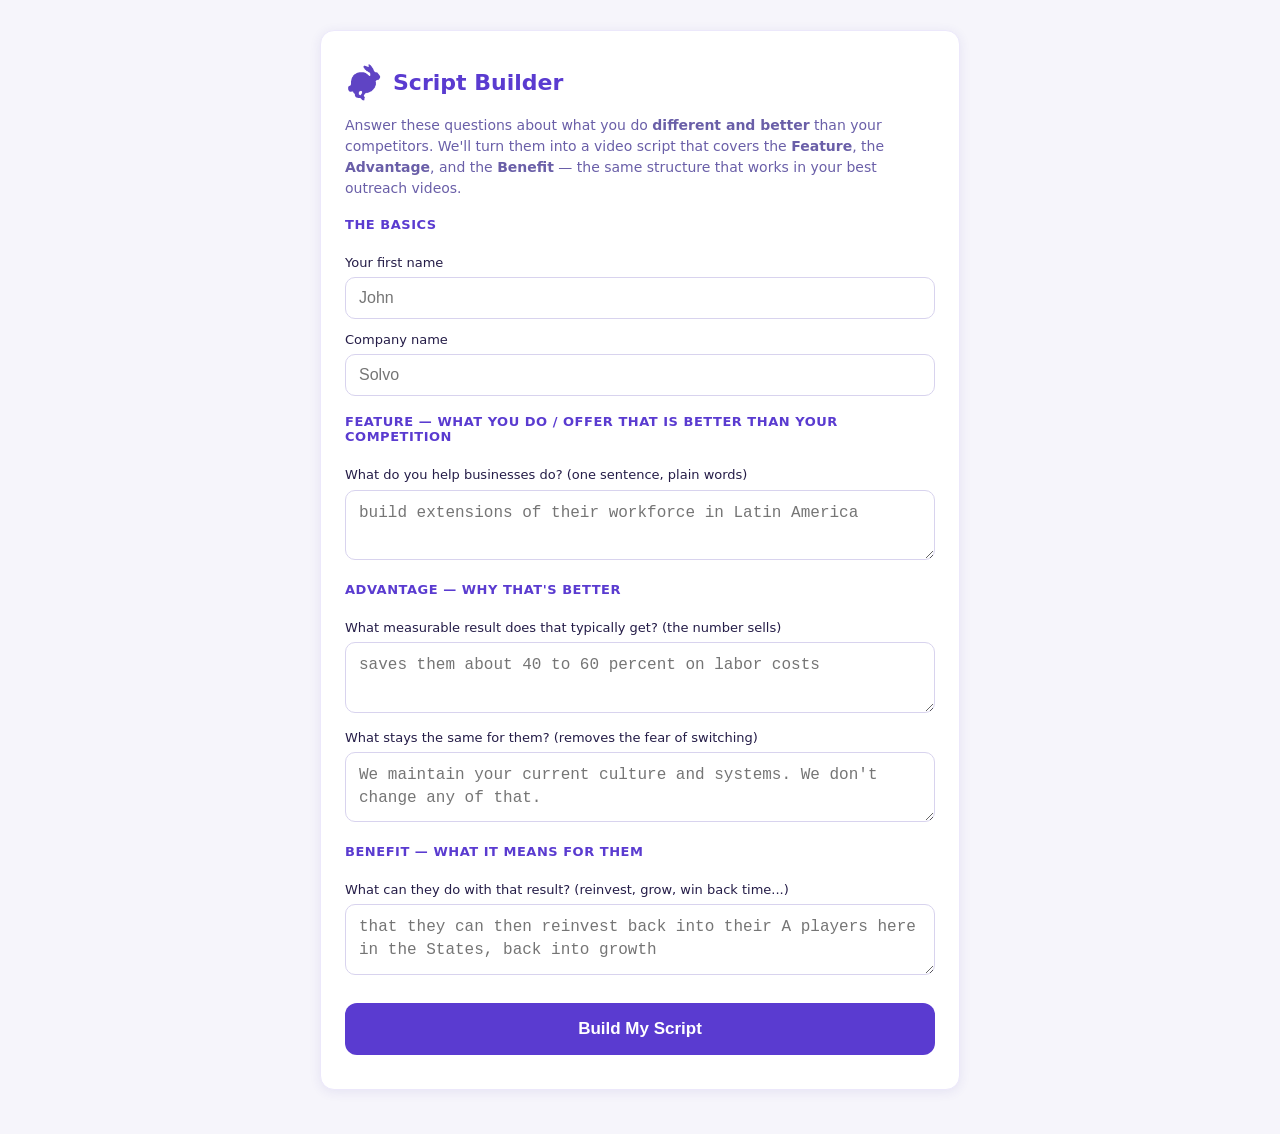
<file: script-builder.html>
<!DOCTYPE html>
<html lang="en">
<head>
<meta charset="UTF-8">
<meta name="viewport" content="width=device-width, initial-scale=1.0">
<meta name="apple-mobile-web-app-capable" content="yes">
<title>Script Builder</title>
<link rel="icon" type="image/png" href="rabbit-icon-clean.png">
<style>
  * { margin: 0; padding: 0; box-sizing: border-box; -webkit-tap-highlight-color: transparent; }
  html, body { min-height: 100%; background: #f6f5fb; color: #241c47;
               font-family: "Segoe UI", system-ui, -apple-system, sans-serif; }
  body { padding: 30px 14px 44px; }
  .wrap { max-width: 640px; margin: 0 auto; background: #fff; border: 1px solid #ece8fb; border-radius: 14px;
          box-shadow: 0 2px 12px rgba(60,40,150,.09); padding: 26px 24px calc(34px + env(safe-area-inset-bottom)); }
  header { display: flex; align-items: center; gap: 10px; padding: 6px 0 14px; }
  header img { width: 38px; height: 38px; border-radius: 8px; }
  header h1 { font-size: 22px; color: #5a3bd0; }
  .hint { color: #6a5fa8; font-size: 14px; line-height: 1.5; margin-bottom: 8px; }
  fieldset { border: none; margin-top: 18px; }
  legend { font-size: 13px; font-weight: 700; letter-spacing: 0.04em; text-transform: uppercase;
           color: #5a3bd0; margin-bottom: 10px; }
  label { display: block; font-size: 13px; color: #241c47; margin: 12px 0 5px; line-height: 1.4; }
  input, textarea { width: 100%; padding: 11px 13px; background: #fff; color: #241c47;
                    border: 1px solid #d8d3ee; border-radius: 10px; font-size: 16px; }
  textarea { min-height: 70px; resize: vertical; line-height: 1.45; }
  input:focus, textarea:focus { outline: 2px solid #c9c0f2; border-color: #5a3bd0; }
  .ex { color: #9a93c2; font-size: 12px; margin-top: 4px; }
  button.primary { width: 100%; margin-top: 24px; padding: 16px; border: none; border-radius: 12px;
                   background: #5a3bd0; color: #fff; font-size: 17px; font-weight: 700; }
  button.primary:hover { background: #6b4ce0; }
  #out { display: none; margin-top: 26px; }
  #out h2 { font-size: 17px; margin-bottom: 10px; }
  #script { width: 100%; min-height: 320px; padding: 14px; background: #fff; color: #241c47;
            border: 1px solid #d8d3ee; border-radius: 12px; font-size: 15px; line-height: 1.6; }
  .btnrow { display: flex; gap: 10px; margin-top: 12px; flex-wrap: wrap; }
  .btnrow a, .btnrow button { flex: 1; min-width: 140px; text-align: center; padding: 13px 8px;
                              border-radius: 10px; font-size: 15px; font-weight: 600;
                              text-decoration: none; border: none; background: #ece8fb; color: #5a3bd0; }
  .btnrow a { background: #5a3bd0; border: none; color: #fff; }
  .ok { color: #1a7a4a; font-size: 14px; margin-top: 10px; display: none; }
  .missing { color: #b45309; font-size: 13px; margin-top: 12px; display: none; line-height: 1.5; }
  .re { margin-top: 14px; text-align: center; }
  .re button { background: none; border: none; color: #9a93c2; font-size: 14px; text-decoration: underline; }
</style>
</head>
<body>
<div class="wrap">
  <header><img src="rabbit-icon-clean.png" alt=""><h1>Script Builder</h1></header>
  <p class="hint">Answer these questions about what you do <b>different and better</b> than your competitors. We'll turn them into a video script that covers the <b>Feature</b>, the <b>Advantage</b>, and the <b>Benefit</b> — the same structure that works in your best outreach videos.</p>

  <fieldset>
    <legend>The basics</legend>
    <label>Your first name</label>
    <input id="myName" type="text" placeholder="John">
    <label>Company name</label>
    <input id="company" type="text" placeholder="Solvo">
  </fieldset>

  <fieldset>
    <legend>Feature — what you do / offer that is better than your competition</legend>
    <label>What do you help businesses do? (one sentence, plain words)</label>
    <textarea id="feature" placeholder="build extensions of their workforce in Latin America"></textarea>
  </fieldset>

  <fieldset>
    <legend>Advantage — why that's better</legend>
    <label>What measurable result does that typically get? (the number sells)</label>
    <textarea id="advantage" placeholder="saves them about 40 to 60 percent on labor costs"></textarea>
    <label>What stays the same for them? (removes the fear of switching)</label>
    <textarea id="sameness" placeholder="We maintain your current culture and systems. We don't change any of that."></textarea>
  </fieldset>

  <fieldset>
    <legend>Benefit — what it means for them</legend>
    <label>What can they do with that result? (reinvest, grow, win back time...)</label>
    <textarea id="benefit" placeholder="that they can then reinvest back into their A players here in the States, back into growth"></textarea>
  </fieldset>

  <button class="primary" id="buildBtn">Build My Script</button>
  <p class="missing" id="missing"></p>

  <div id="out">
    <h2>Your script (edit anything you like)</h2>
    <textarea id="script"></textarea>
    <div class="btnrow">
      <button id="polishBtn">✨ Make It Better</button>
      <a id="teleBtn" target="_blank" rel="noopener">Open in Teleprompter</a>
      <button id="copyBtn">Copy Script</button>
      <button id="linkBtn">Create Phone Link</button>
    </div>
    <p class="ok" id="copied"></p>
    <p class="ok" id="polishNote" style="color:#5a3bd0;"></p>
    <p class="re"><button id="editBtn">← Back to questions</button></p>
  </div>
</div>

<script>
(function () {
  var F = ['myName','company','feature','advantage','sameness','benefit'];
  F.forEach(function (id) {
    var el = document.getElementById(id);
    try { el.value = localStorage.getItem('sb_' + id) || ''; } catch (e) {}
    el.addEventListener('input', function () { try { localStorage.setItem('sb_' + id, el.value); } catch (e) {} });
  });
  function v(id) { return document.getElementById(id).value.trim(); }

  function build() {
    var me = v('myName') || 'there';
    var co = v('company') || 'our team';
    var feat = v('feature');
    var adv = v('advantage');
    var same = v('sameness');
    var ben = v('benefit');

    var missing = [];
    if (!feat) missing.push('what you do (Feature)');
    if (!adv) missing.push('your measurable result (Advantage)');
    if (!ben) missing.push('what they can do with it (Benefit)');
    if (missing.length) {
      var m = document.getElementById('missing');
      m.textContent = 'Add these for the strongest script: ' + missing.join(', ') + '.';
      m.style.display = 'block';
    } else {
      document.getElementById('missing').style.display = 'none';
    }

    var p = [];
    p.push("Hey, hope you're having a fantastic start to your day. Thank you so much for the connection.");
    p.push("I'll cut to the chase. The reason for the video is because I help businesses " + feat + ".");
    if (adv) p.push("This typically " + adv + (ben ? ", " + ben : "") + ".");
    if (same) p.push(same);
    p.push("If this is something you guys would be interested in, or that you are exploring currently, I'd love an opportunity to talk to you about how " + co + " can be a partner and resource for you. If not, thanks again for the connection, and I hope you have a fantastic rest of your day. Take care. Bye.");
    return p.join(' ').replace(/\s+/g, ' ').trim();
  }

  function b64url(str) {
    var bytes = new TextEncoder().encode(str);
    var bin = '';
    for (var i = 0; i < bytes.length; i++) bin += String.fromCharCode(bytes[i]);
    return btoa(bin).replace(/\+/g, '-').replace(/\//g, '_').replace(/=+$/, '');
  }

  document.getElementById('buildBtn').addEventListener('click', function () {
    var text = build();
    document.getElementById('script').value = text;
    refreshLinks(text);
    document.getElementById('out').style.display = 'block';
    document.getElementById('copied').style.display = 'none';
    document.getElementById('out').scrollIntoView({ behavior: 'smooth' });
  });

  function refreshLinks(text) {
    var me = v('myName');
    var base = 'https://linkwithbuyers.com/teleprompter.html';
    var url = base + '?s=' + b64url(text);
    if (me) url += '&c=' + encodeURIComponent(me);
    document.getElementById('teleBtn').href = url;
    document.getElementById('teleBtn').dataset.url = url;
  }

  document.getElementById('script').addEventListener('input', function () {
    refreshLinks(this.value);
  });

  document.getElementById('copyBtn').addEventListener('click', function () {
    var t = document.getElementById('script').value;
    var ok = document.getElementById('copied');
    navigator.clipboard.writeText(t).then(show, fallback);
    function show() { ok.textContent = 'Copied ✓'; ok.style.display = 'block'; }
    function fallback() {
      var el = document.getElementById('script'); el.select();
      document.execCommand('copy'); show();
    }
  });

  document.getElementById('linkBtn').addEventListener('click', function () {
    var url = document.getElementById('teleBtn').dataset.url;
    var ok = document.getElementById('copied');
    navigator.clipboard.writeText(url).then(show, fallback);
    function show() { ok.textContent = 'Phone link copied ✓ — paste it in a text or email'; ok.style.display = 'block'; }
    function fallback() {
      window.prompt('Copy this link:', url);
    }
  });

  document.getElementById('editBtn').addEventListener('click', function () {
    document.getElementById('out').style.display = 'none';
    window.scrollTo({ top: 0, behavior: 'smooth' });
  });

  // AI polish: sends the current script to the script-polish service
  var POLISH_URL = 'https://script-polish-11970559310.us-central1.run.app/';
  document.getElementById('polishBtn').addEventListener('click', function () {
    var btn = this, note = document.getElementById('polishNote');
    var text = document.getElementById('script').value.trim();
    if (!text) return;
    btn.disabled = true;
    btn.textContent = 'Polishing...';
    note.style.display = 'none';
    fetch(POLISH_URL, {
      method: 'POST',
      headers: { 'Content-Type': 'application/json' },
      body: JSON.stringify({ script: text })
    })
    .then(function (r) { return r.json(); })
    .then(function (data) {
      if (data.polished) {
        document.getElementById('script').value = data.polished;
        refreshLinks(data.polished);
        note.textContent = 'Polished ✓ — edit anything you like, or polish again.';
      } else {
        note.textContent = 'Sorry, polishing failed — try again in a moment.';
      }
      note.style.display = 'block';
    })
    .catch(function () {
      note.textContent = 'Sorry, polishing failed — try again in a moment.';
      note.style.display = 'block';
    })
    .finally(function () {
      btn.disabled = false;
      btn.textContent = '✨ Make It Better';
    });
  });
})();
</script>
</body>
</html>
</file>
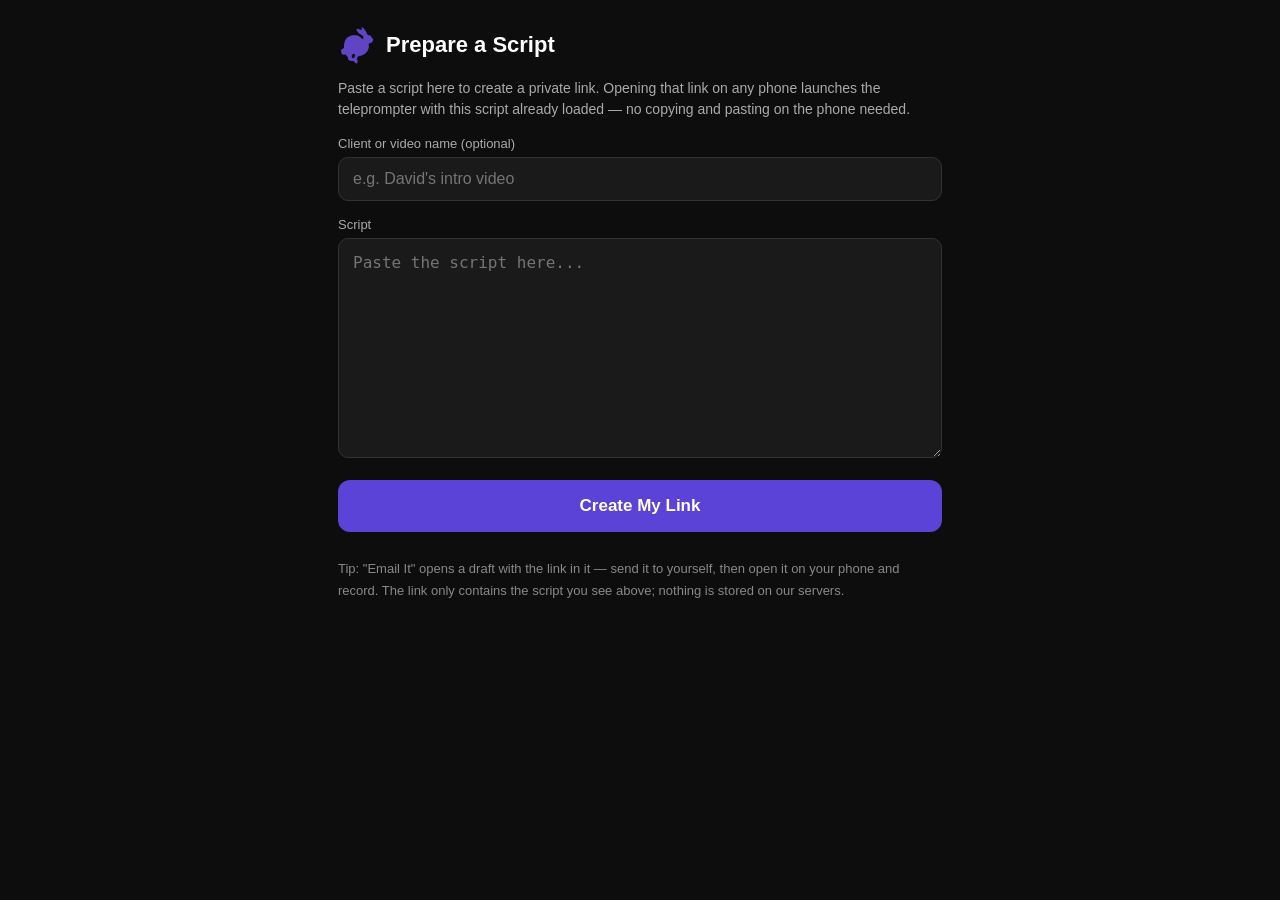
<file: teleprompter-send.html>
<!DOCTYPE html>
<html lang="en">
<head>
<meta charset="UTF-8">
<meta name="viewport" content="width=device-width, initial-scale=1.0">
<meta name="apple-mobile-web-app-capable" content="yes">
<title>Prepare a Script</title>
<link rel="icon" type="image/png" href="rabbit-icon-clean.png">
<style>
  * { margin: 0; padding: 0; box-sizing: border-box; -webkit-tap-highlight-color: transparent; }
  html, body { min-height: 100%; background: #0d0d0d; color: #fff;
               font-family: -apple-system, "Segoe UI", Roboto, sans-serif; }
  .wrap { max-width: 640px; margin: 0 auto; padding: 20px 18px calc(40px + env(safe-area-inset-bottom)); }
  header { display: flex; align-items: center; gap: 10px; padding: 6px 0 14px; }
  header img { width: 38px; height: 38px; border-radius: 8px; }
  header h1 { font-size: 22px; }
  .hint { color: #aaa; font-size: 14px; line-height: 1.5; margin-bottom: 14px; }
  label { display: block; font-size: 13px; color: #aaa; margin: 16px 0 6px; }
  input, textarea { width: 100%; padding: 12px 14px; background: #1a1a1a; color: #eee;
                    border: 1px solid #333; border-radius: 10px; font-size: 16px; }
  textarea { min-height: 220px; resize: vertical; line-height: 1.5; }
  button.primary { width: 100%; margin-top: 18px; padding: 16px; border: none; border-radius: 12px;
                   background: #5a43d6; color: #fff; font-size: 17px; font-weight: 700; }
  button.primary:disabled { opacity: 0.5; }
  #result { display: none; margin-top: 22px; padding: 16px; background: #171717;
            border: 1px solid #2e2e2e; border-radius: 12px; }
  #result h2 { font-size: 16px; margin-bottom: 10px; }
  #link { word-break: break-all; font-size: 13px; color: #8fb8ff; background: #10131a;
          padding: 10px; border-radius: 8px; margin-bottom: 12px; }
  .btnrow { display: flex; gap: 10px; }
  .btnrow a, .btnrow button { flex: 1; text-align: center; padding: 13px 8px; border-radius: 10px;
                              font-size: 15px; font-weight: 600; text-decoration: none;
                              border: 1px solid #444; background: #222; color: #fff; }
  .btnrow a { background: #5a43d6; border-color: #5a43d6; }
  .ok { color: #7ddb8a; font-size: 14px; margin-top: 10px; display: none; }
  .steps { margin-top: 26px; color: #888; font-size: 13px; line-height: 1.7; }
</style>
</head>
<body>
<div class="wrap">
  <header><img src="rabbit-icon-clean.png" alt=""><h1>Prepare a Script</h1></header>
  <p class="hint">Paste a script here to create a private link. Opening that link on any phone launches the teleprompter with this script already loaded — no copying and pasting on the phone needed.</p>

  <label for="client">Client or video name (optional)</label>
  <input id="client" type="text" placeholder="e.g. David's intro video">

  <label for="script">Script</label>
  <textarea id="script" placeholder="Paste the script here..."></textarea>

  <button class="primary" id="makeBtn">Create My Link</button>

  <div id="result">
    <h2>Your link is ready</h2>
    <div id="link"></div>
    <div class="btnrow">
      <button id="copyBtn">Copy Link</button>
      <a id="openBtn" target="_blank" rel="noopener">Open It</a>
      <a id="mailBtn" target="_blank" rel="noopener">Email It</a>
    </div>
    <p class="ok" id="copied">Copied to clipboard ✓</p>
  </div>

  <p class="steps">
    Tip: "Email It" opens a draft with the link in it — send it to yourself, then open it on your phone and record.
    The link only contains the script you see above; nothing is stored on our servers.
  </p>
</div>

<script>
(function () {
  var clientEl = document.getElementById('client');
  var scriptEl = document.getElementById('script');
  var makeBtn  = document.getElementById('makeBtn');
  var resultEl = document.getElementById('result');
  var linkEl   = document.getElementById('link');
  var copyBtn  = document.getElementById('copyBtn');
  var openBtn  = document.getElementById('openBtn');
  var mailBtn  = document.getElementById('mailBtn');
  var copiedEl = document.getElementById('copied');
  var madeUrl  = '';

  function b64url(str) {
    var bytes = new TextEncoder().encode(str);
    var bin = '';
    for (var i = 0; i < bytes.length; i++) bin += String.fromCharCode(bytes[i]);
    return btoa(bin).replace(/\+/g, '-').replace(/\//g, '_').replace(/=+$/, '');
  }

  makeBtn.addEventListener('click', function () {
    var text = scriptEl.value.trim();
    if (!text) { alert('Paste a script first'); return; }
    var base = 'https://linkwithbuyers.com/teleprompter.html';
    var url = base + '?s=' + b64url(text);
    if (clientEl.value.trim()) url += '&c=' + encodeURIComponent(clientEl.value.trim());
    madeUrl = url;
    linkEl.textContent = url;
    openBtn.href = url;
    mailBtn.href = 'mailto:?subject=' +
      encodeURIComponent('Your teleprompter script' + (clientEl.value.trim() ? ' — ' + clientEl.value.trim() : '')) +
      '&body=' + encodeURIComponent('Open this link on your phone — the script is already loaded:\n\n' + url);
    resultEl.style.display = 'block';
    copiedEl.style.display = 'none';
    resultEl.scrollIntoView({ behavior: 'smooth' });
  });

  copyBtn.addEventListener('click', function () {
    navigator.clipboard.writeText(madeUrl).then(function () {
      copiedEl.style.display = 'block';
    }, function () {
      // clipboard API can be blocked — select the text instead
      var r = document.createRange(); r.selectNodeContents(linkEl);
      var sel = window.getSelection(); sel.removeAllRanges(); sel.addRange(r);
      document.execCommand('copy');
      copiedEl.style.display = 'block';
    });
  });
})();
</script>
</body>
</html>
</file>
<file: assets/site.css>
:root{--ink:#11121a;--surface:#181a25;--muted:#a9aab8;--line:#353746;--lav:#a996ff;--lav2:#715cff;--white:#f7f6fb;--max:1120px}*{box-sizing:border-box}html{scroll-behavior:smooth}body{margin:0;background:var(--ink);color:var(--white);font:16px/1.58 Inter,ui-sans-serif,system-ui,-apple-system,"Segoe UI",sans-serif}body:before{content:"";position:fixed;inset:0;z-index:-1;pointer-events:none;background:radial-gradient(ellipse 60% 23% at 68% 8%,#41316f70,transparent 70%),radial-gradient(ellipse 45% 19% at 25% 40%,#17284390,transparent 72%),radial-gradient(ellipse 40% 17% at 70% 70%,#49345d70,transparent 73%)}a{color:inherit}.skip{position:absolute;left:-10000px}.skip:focus{left:1rem;top:1rem;z-index:10;background:#fff;color:#000;padding:.6rem 1rem}.site-header,footer{max-width:var(--max);margin:auto;padding:1.2rem 1.5rem;display:flex;align-items:center;justify-content:space-between;gap:1rem}.site-header{border-bottom:1px solid #ffffff12}.brand{text-decoration:none;font-weight:800;letter-spacing:-.04em;font-size:1.2rem}.brand span{color:var(--lav)}footer{border-top:1px solid #ffffff12;color:var(--muted);font-size:.9rem}.section{width:min(var(--max),100% - 3rem);margin:auto;padding:6.5rem 0}.hero{display:grid;grid-template-columns:1.15fr .85fr;min-height:650px;align-items:center;gap:3rem}.hero h1,.schedule-page h1{font-size:clamp(2.7rem,6vw,5.9rem);line-height:.98;letter-spacing:-.07em;margin:.6rem 0 1.4rem}.hero h1 em{font-style:normal;color:var(--lav)}h2{font-size:clamp(2.1rem,4vw,3.65rem);line-height:1.05;letter-spacing:-.055em;margin:.35rem 0 1rem}h3{font-size:1.07rem;line-height:1.25;margin:0 0 .65rem;letter-spacing:-.02em}p{margin:.65rem 0;color:#d8d8e1}.lead{font-size:1.23rem;max-width:620px}.subhead{color:var(--muted);font-size:1.08rem}.eyebrow{color:var(--lav);font-size:.75rem;font-weight:800;letter-spacing:.13em;text-transform:uppercase}.strong{font-weight:700;color:var(--white)}.center{text-align:center}.narrow{max-width:930px}.hero__mark{height:290px;width:290px;margin:auto;border-radius:42% 58% 55% 45%/42% 42% 58% 58%;background:linear-gradient(135deg,#c2b4ff,#6845ec);box-shadow:0 0 0 28px #8b72ff12,0 30px 100px #7655ff80;display:grid;place-items:center;transform:rotate(-13deg)}.hero__mark span{font-size:9rem;font-weight:200;transform:rotate(13deg);opacity:.7}.actions{display:flex;gap:.8rem;align-items:center;flex-wrap:wrap;margin:1.7rem 0}.hero .actions{justify-content:flex-start}.button{display:inline-flex;align-items:center;justify-content:center;gap:.6rem;text-decoration:none;background:var(--lav);color:#171329;font-weight:800;padding:.8rem 1.15rem;border:1px solid var(--lav);border-radius:.25rem;transition:.2s}.button:hover,.button:focus{background:#c2b6ff;transform:translateY(-2px)}.button--small{padding:.48rem .8rem;font-size:.9rem}.button--ghost{background:transparent;color:var(--lav)}.text-link{color:var(--lav);font-weight:700}.price-note{font-size:.9rem;color:var(--muted)}.grid{display:grid;gap:1rem;margin-top:2.4rem}.grid--4{grid-template-columns:repeat(4,1fr)}.grid--2{grid-template-columns:repeat(2,1fr)}.pain article,.price-card,.contrast{background:#20212cdb;border:1px solid var(--line);padding:1.4rem;text-align:left}.pain p{font-size:.92rem;color:var(--muted)}.split{display:grid;grid-template-columns:1fr .75fr;gap:5rem;align-items:center}.video-card{display:block;width:min(100%,330px);margin:auto;border:1px solid #ffffff24;box-shadow:0 25px 70px #0009;background:#000;line-height:0}.video-card img{width:100%;max-height:580px;object-fit:cover}.video-link{font-weight:800;color:var(--lav)}.steps{display:grid;grid-template-columns:repeat(2,1fr);gap:2rem 4rem;margin-top:2.5rem}.steps article{border-top:2px solid var(--lav);padding-top:.8rem}.steps b{font-size:.78rem;color:var(--lav);letter-spacing:.1em}.steps p,.benefits p{color:var(--muted);margin:0}.price-card{position:relative}.price-card .icon{margin:0 0 .6rem;color:var(--lav);font-size:1.6rem}.price-card strong{color:var(--lav)}ul{margin:.8rem 0 0;padding-left:1.15rem}li{margin:.5rem 0;color:#d7d7df}.benefits article{padding:1rem;text-align:left;border-left:2px solid var(--lav)}.contrast--old{border-color:#ff6262}.contrast--old h3{color:#ff9a9a}.contrast--new{border-color:#42d890}.contrast--new h3{color:#7ce9b2}.compare .strong{margin-top:2rem}.proof{display:grid;grid-template-columns:1fr 1fr;gap:1rem;margin-top:2rem;text-align:left}.proof figure{margin:0;background:#272934;padding:1rem;border:1px solid var(--line)}.proof img{width:100%;height:350px;object-fit:contain;background:#fff}.proof figcaption{font-weight:700;margin-top:.8rem}.cta{padding-bottom:7rem}.cta .actions{justify-content:center}.schedule-page{width:min(920px,100% - 3rem);margin:auto;padding:6rem 0}.schedule-page .lead{margin:0 auto 2rem}.calendly-inline-widget{background:#fff;border-radius:.5rem;overflow:hidden}.calendly-fallback{font-size:.88rem;color:var(--muted)}
@media(max-width:760px){.site-header,footer{padding-left:1rem;padding-right:1rem}.section{width:min(100% - 2rem, var(--max));padding:4.3rem 0}.hero,.split{grid-template-columns:1fr;min-height:0;gap:2rem}.hero{padding-top:5rem}.hero__mark{width:180px;height:180px;order:-1}.hero__mark span{font-size:6rem}.grid--4,.grid--2,.proof,.steps{grid-template-columns:1fr}.pain article{padding:1.15rem}.video-card{max-width:260px}.proof img{height:auto;max-height:500px}.hero .actions{justify-content:flex-start}.site-header .text-link{display:none}}
@media(prefers-reduced-motion:reduce){html{scroll-behavior:auto}.button{transition:none}.button:hover{transform:none}}
.hero__mark{width:min(100%,380px);height:auto;display:block;background:transparent;box-shadow:none;transform:none;filter:drop-shadow(0 30px 55px #7655ff65)}.hero__mark img{display:block;width:100%;height:auto}@media(max-width:760px){.hero__mark{width:220px;height:auto;order:-1}}
.response-carousel{max-width:650px;margin:2.5rem auto 0;text-align:left}.response-carousel__viewport{overflow:hidden;border:1px solid var(--line);background:#272934}.response-carousel__track{display:flex;transition:transform .55s ease}.response-carousel__slide{flex:0 0 100%;width:100%;margin:0;padding:1rem;display:grid;place-items:center;min-height:320px}.response-carousel__slide img{max-width:100%;max-height:540px;object-fit:contain;background:#fff}.response-carousel__controls{display:flex;align-items:center;justify-content:center;gap:.7rem;margin-top:1rem}.response-carousel__controls p{margin:0;min-width:4rem;text-align:center;font-variant-numeric:tabular-nums;color:var(--muted)}.response-carousel__controls button{cursor:pointer;border:1px solid var(--lav);background:transparent;color:var(--lav);font:inherit;font-weight:800;padding:.42rem .72rem;border-radius:.2rem}.response-carousel__controls button:hover,.response-carousel__controls button:focus{background:var(--lav);color:var(--ink)}@media(prefers-reduced-motion:reduce){.response-carousel__track{transition:none}}
.video-card video{display:block;width:100%;height:auto;max-height:580px;background:#000}
</file>
